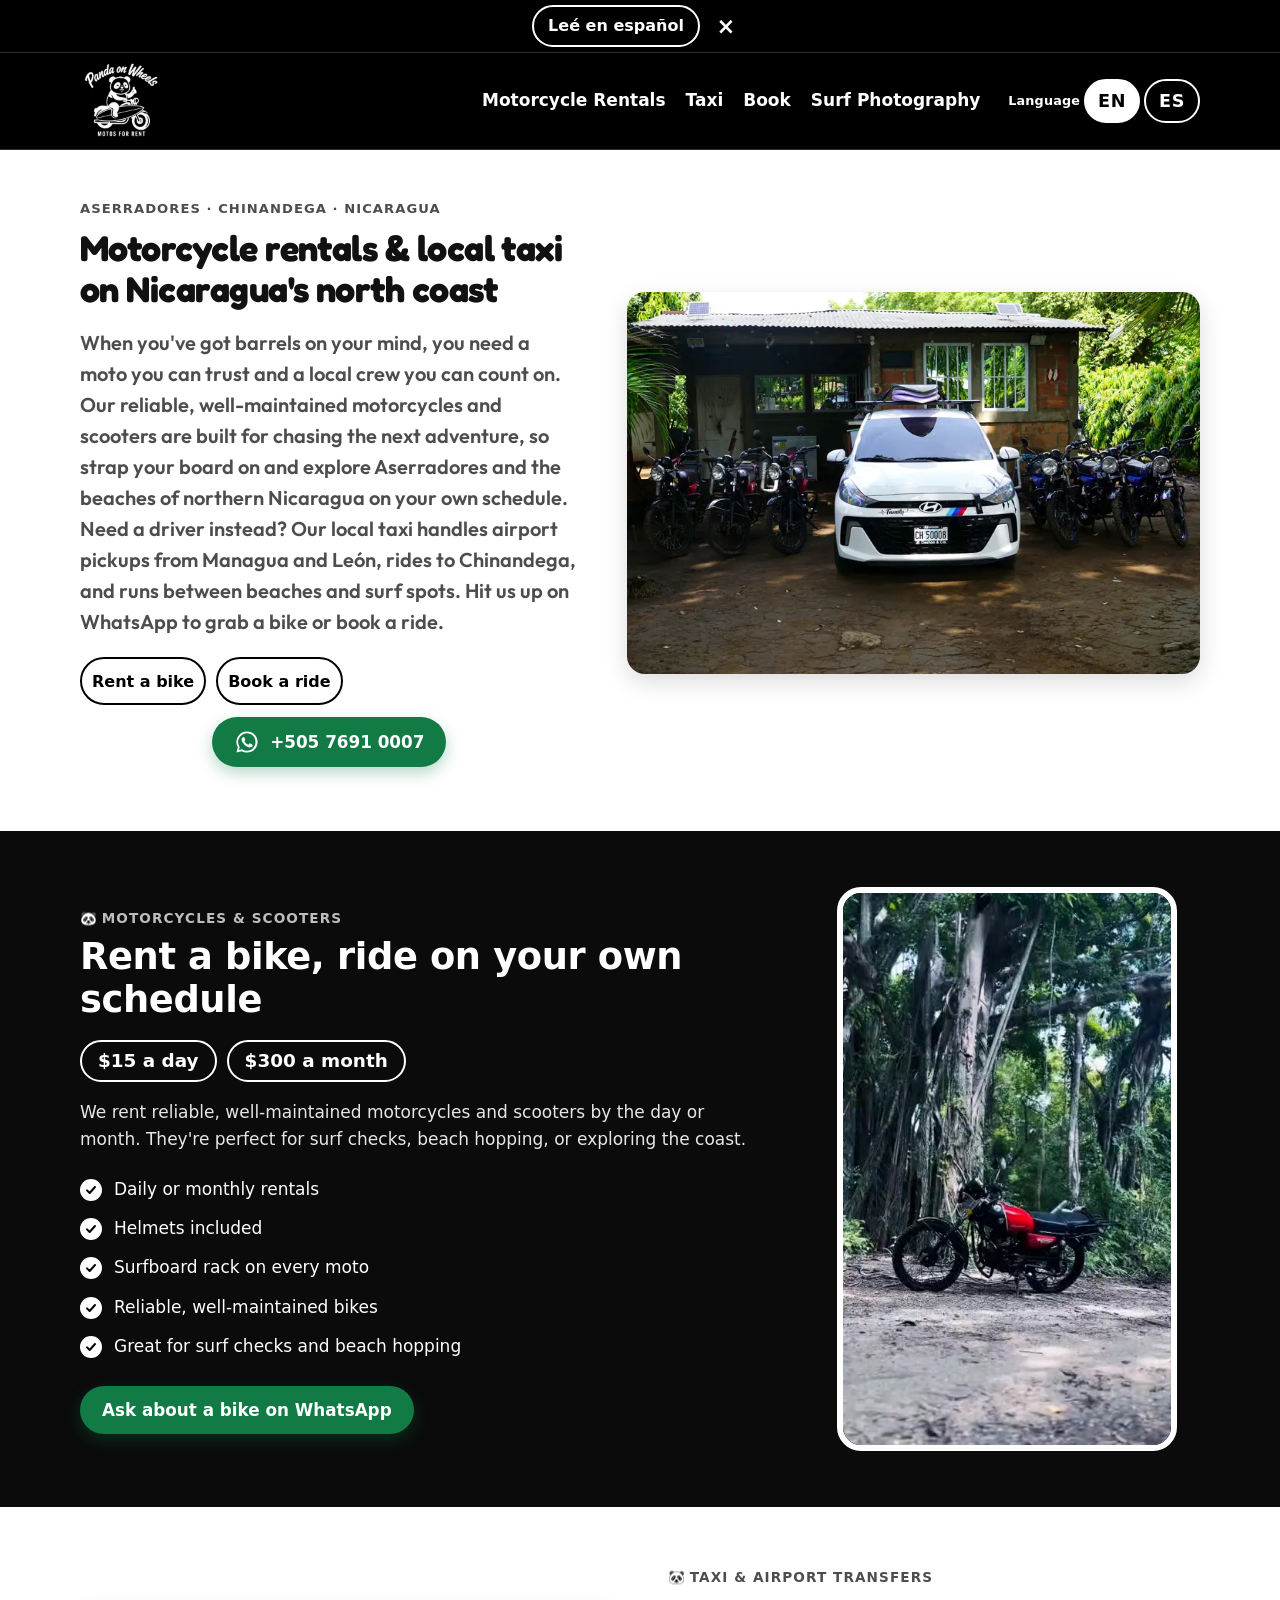
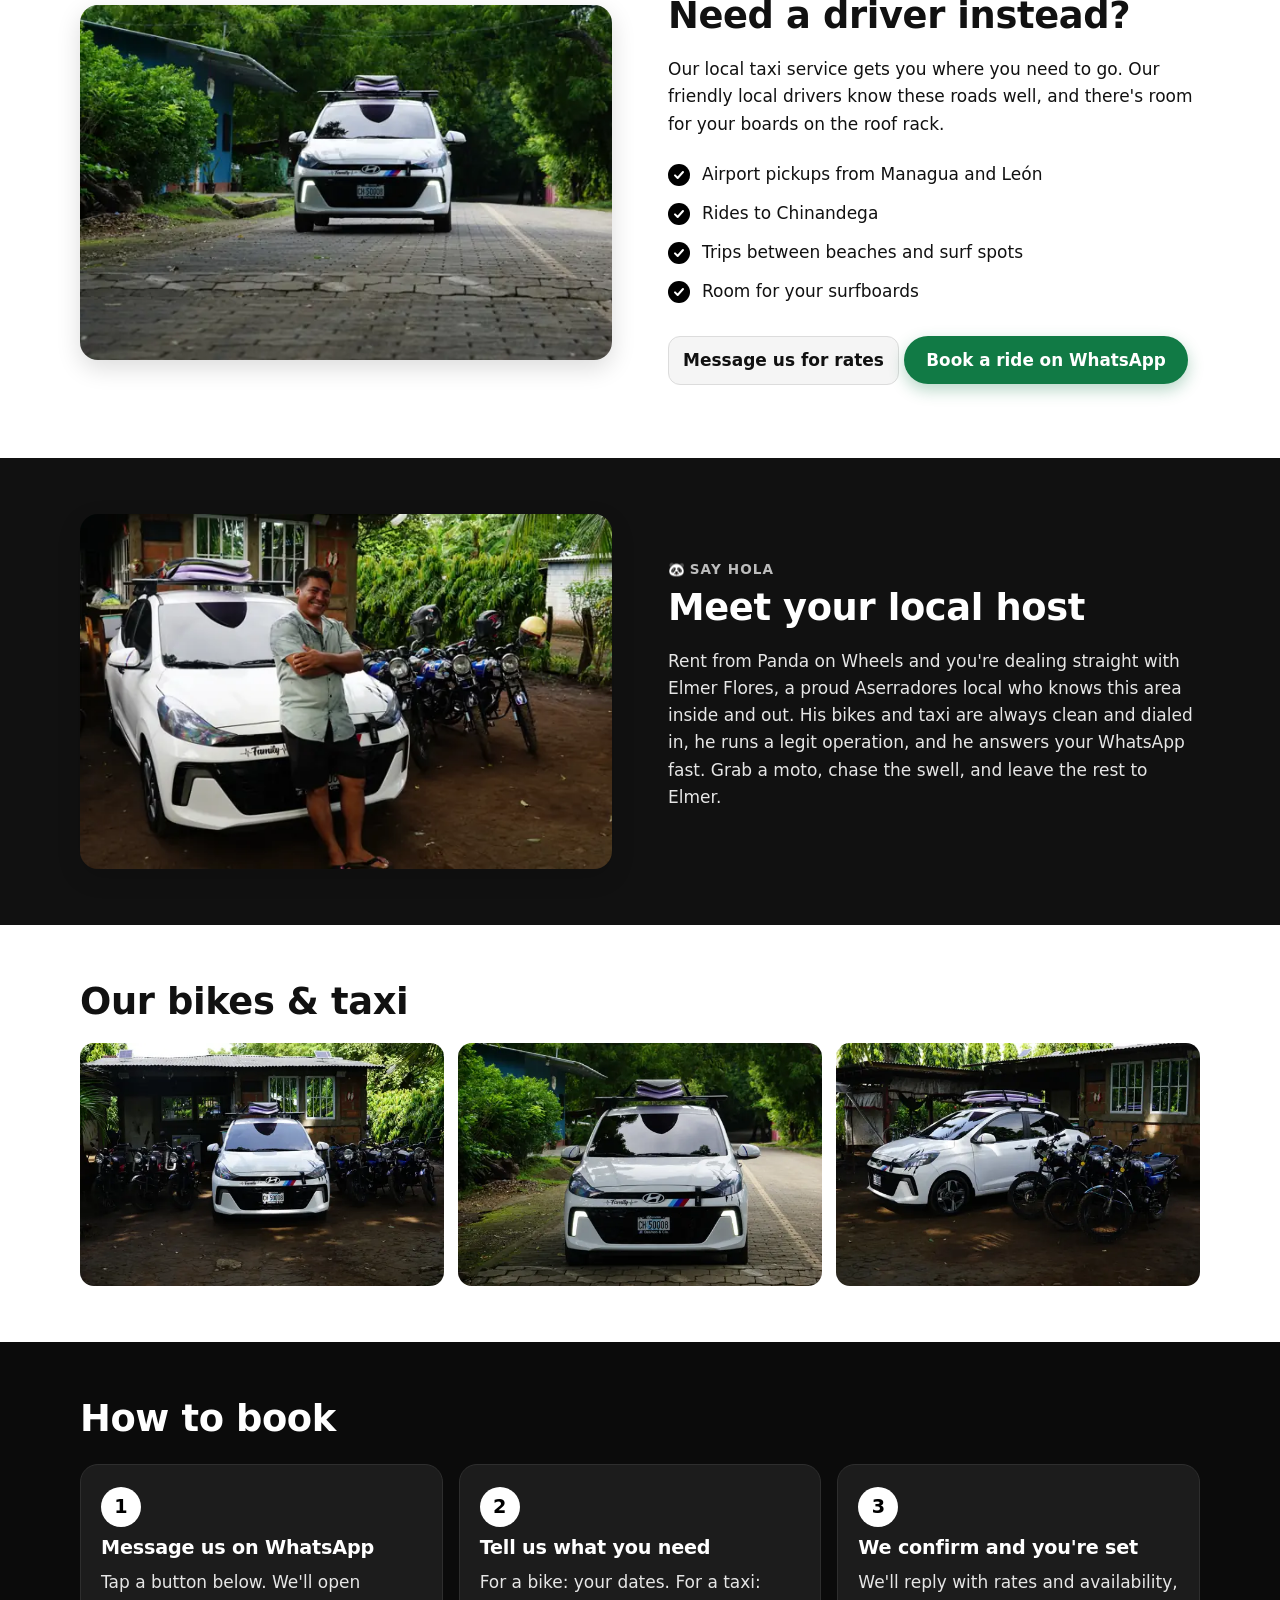
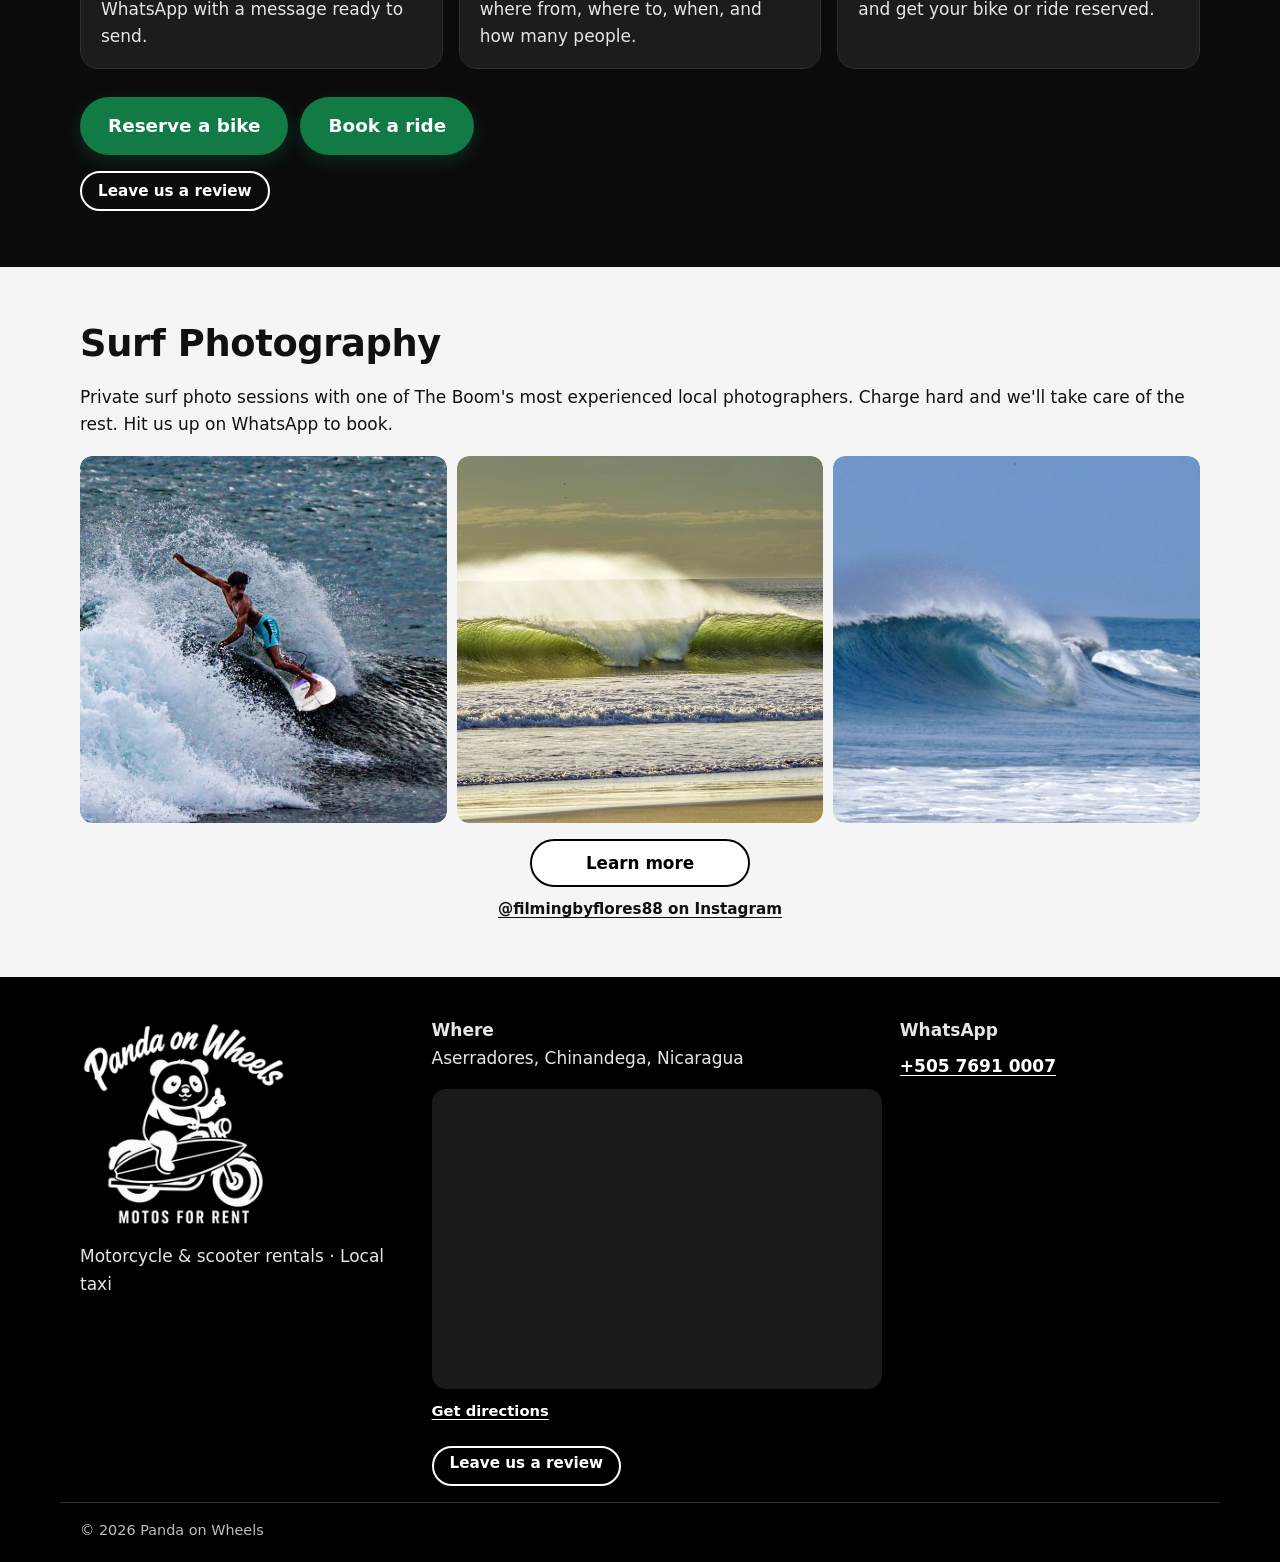
<file: index.html>
<!doctype html>
<html lang="en">
<head>
  <meta charset="utf-8">
  <meta name="viewport" content="width=device-width, initial-scale=1">
  <title>Panda on Wheels | Motorcycle Rentals &amp; Taxi in Aserradores, Nicaragua</title>
  <meta name="description" content="Motorcycle and scooter rentals by the day or month (helmets included) and local taxi service in Aserradores (Asseradores), Chinandega, Nicaragua. Airport pickups from Managua and León. Book on WhatsApp.">
  <!--
    Site URL: https://pandaonwheelsnicaragua.com
    Canonical, og:url, og:image, and JSON-LD url / logo / image use this domain.
    CNAME at the repo root is pandaonwheelsnicaragua.com.
  -->
  <link rel="canonical" href="https://pandaonwheelsnicaragua.com/">
  <link rel="icon" href="favicon-32.png" sizes="32x32" type="image/png">
  <link rel="icon" href="favicon.ico" sizes="any">
  <link rel="apple-touch-icon" href="apple-touch-icon.png" sizes="180x180">
  <meta name="theme-color" content="#000000">
  <!-- Open Graph / social previews -->
  <meta property="og:type" content="website">
  <meta property="og:site_name" content="Panda on Wheels">
  <meta property="og:title" content="Panda on Wheels | Motorcycle Rentals &amp; Taxi in Aserradores, Nicaragua">
  <meta property="og:description" content="Motorcycle and scooter rentals by the day or month, helmets included, plus local taxi and airport pickups. Alquiler de motos y servicio de taxi en Aserradores, Chinandega.">
  <meta property="og:url" content="https://pandaonwheelsnicaragua.com/">
  <meta property="og:image" content="https://pandaonwheelsnicaragua.com/images/og-image.jpg">
  <meta property="og:image:width" content="1200">
  <meta property="og:image:height" content="630">
  <meta property="og:image:alt" content="Panda on Wheels logo: a panda riding a motorcycle with a surfboard, text Motos for Rent">
  <meta property="og:locale" content="en_US">
  <meta property="og:locale:alternate" content="es_NI">
  <meta name="twitter:card" content="summary_large_image">

  <link rel="preconnect" href="https://fonts.googleapis.com">
  <link rel="preconnect" href="https://fonts.gstatic.com" crossorigin>
  <link href="https://fonts.googleapis.com/css2?family=Fredoka:wght@700&amp;family=Outfit:wght@600&amp;display=swap" rel="stylesheet">
  <link rel="preload" as="image" href="images/storefront-1600.webp" imagesrcset="images/storefront-800.webp 800w, images/storefront-1600.webp 1600w" imagesizes="(min-width: 900px) 55vw, 100vw" type="image/webp">
  <link rel="stylesheet" href="styles.css?v=20261019v">

  <!-- LocalBusiness structured data: only confirmed facts.
       If the WhatsApp number changes, update "telephone" here AND in config.js. -->
  <script type="application/ld+json">
  {
    "@context": "https://schema.org",
    "@type": "LocalBusiness",
    "name": "Panda on Wheels",
    "founder": {"@type": "Person", "name": "Elmer Flores"},
    "url": "https://pandaonwheelsnicaragua.com/",
    "logo": "https://pandaonwheelsnicaragua.com/images/logo-square-512.png",
    "image": ["https://pandaonwheelsnicaragua.com/images/storefront-1600.jpg", "https://pandaonwheelsnicaragua.com/images/logo-square-512.png"],
    "description": "Motorcycle and scooter rentals by the day or month, helmets and a surfboard rack included, and local taxi service: airport pickups from Managua and León, rides to Chinandega, and trips between beaches and surf spots.",
    "telephone": "+505 7691 0007",
    "address": {
      "@type": "PostalAddress",
      "addressLocality": "Aserradores",
      "addressRegion": "Chinandega",
      "addressCountry": "NI"
    },
    "areaServed": ["Aserradores", "Aposentillo", "Jiquilillo", "Padre Ramos", "Chinandega", "León", "Managua"],
    "knowsLanguage": ["en", "es"],
    "priceRange": "$15/day, $300/month",
    "makesOffer": [
      {
        "@type": "Offer",
        "name": "Motorcycle rental by the day",
        "priceSpecification": {
          "@type": "UnitPriceSpecification",
          "price": "15",
          "priceCurrency": "USD",
          "unitText": "DAY"
        }
      },
      {
        "@type": "Offer",
        "name": "Motorcycle rental by the month",
        "priceSpecification": {
          "@type": "UnitPriceSpecification",
          "price": "300",
          "priceCurrency": "USD",
          "unitText": "MONTH"
        }
      }
    ]
  }
  </script>
</head>
<body>
  <a class="skip-link" href="#main" data-i18n="skip">Skip to content</a>

  <div class="lang-note" id="lang-note" hidden>
    <div class="wrap lang-note-inner">
      <button type="button" class="lang-note-go" data-i18n="lang.note">Leé en español</button>
      <button type="button" class="lang-note-x" data-i18n-aria="lang.dismiss" aria-label="Dismiss">×</button>
    </div>
  </div>
  <script>
    (function () {
      try {
        if (!localStorage.getItem('pow-lang') && localStorage.getItem('pow-lang-note') !== '1') {
          document.getElementById('lang-note').hidden = false;
        }
      } catch (e) {}
    })();
  </script>

  <header class="site-header">
    <div class="wrap header-inner">
      <a class="brand" href="#top" aria-label="Panda on Wheels – home">
        <img class="brand-logo" src="images/logo-white-480.png" srcset="images/logo-white-240.png 240w, images/logo-white-480.png 480w, images/logo-white.png 720w" sizes="(min-width: 900px) 80px, 64px" width="64" height="64" alt="Panda on Wheels">
      </a>
      <nav class="nav" id="site-nav" aria-label="Main">
        <a href="#rentals" data-i18n="nav.rentals">Motorcycle Rentals</a>
        <a href="#taxi" data-i18n="nav.taxi">Taxi</a>
        <a href="#book" data-i18n="nav.book">Book</a>
        <a href="/surf-photography/" data-i18n="nav.surf">Surf Photography</a>
      </nav>
      <div class="header-end">
        <div class="lang" role="group" aria-label="Language / Idioma">
          <span class="lang-label" data-i18n="lang.label">Language</span>
          <button type="button" data-lang="en" aria-pressed="true" lang="en">EN</button>
          <button type="button" data-lang="es" aria-pressed="false" lang="es">ES</button>
        </div>
        <button type="button" class="menu-toggle" aria-expanded="false" aria-controls="site-nav" aria-label="Menu" data-i18n-aria="nav.menu">
          <svg class="menu-icon menu-icon-bars" viewBox="0 0 28 23" width="28" height="23" aria-hidden="true" focusable="false"><path fill="none" stroke="currentColor" stroke-width="3" stroke-linecap="round" d="M1.5 1.5h25M1.5 11.5h25M1.5 21.5h25"/></svg>
          <svg class="menu-icon menu-icon-x" viewBox="0 0 28 28" width="28" height="28" aria-hidden="true" focusable="false"><path fill="none" stroke="currentColor" stroke-width="3" stroke-linecap="round" d="M4 4l20 20M24 4L4 24"/></svg>
        </button>
      </div>
    </div>
  </header>

  <main id="main">
    <!-- HERO -->
    <section class="hero" id="top">
      <div class="wrap hero-grid">
        <div class="hero-text">
          <p class="eyebrow" data-i18n="hero.eyebrow">Aserradores · Chinandega · Nicaragua</p>
          <h1 data-i18n="hero.title">Motorcycle rentals &amp; local taxi on Nicaragua's north coast</h1>
          <p class="lead" data-i18n="hero.lead">When you've got barrels on your mind, you need a moto you can trust and a local crew you can count on. Our reliable, well-maintained motorcycles and scooters are built for chasing the next adventure, so strap your board on and explore Aserradores and the beaches of northern Nicaragua on your own schedule. Need a driver instead? Our local taxi handles airport pickups from Managua and León, rides to Chinandega, and runs between beaches and surf spots. Hit us up on WhatsApp to grab a bike or book a ride.</p>
          <div class="hero-sub">
            <a class="btn btn-ghost js-wa" data-wa="rental" href="#book" target="_blank" rel="noopener" data-i18n="hero.ctaBike">Rent a bike</a>
            <a class="btn btn-ghost js-wa" data-wa="taxi" href="#book" target="_blank" rel="noopener" data-i18n="hero.ctaTaxi">Book a ride</a>
          </div>
          <a class="btn btn-wa hero-wa js-wa" data-wa="general" href="#book" target="_blank" rel="noopener">
            <svg class="wa-icon" viewBox="0 0 32 32" aria-hidden="true" focusable="false"><path fill="currentColor" d="M16 3a13 13 0 0 0-11.2 19.6L3 29l6.6-1.7A13 13 0 1 0 16 3zm0 23.7c-2 0-4-.5-5.7-1.6l-.4-.2-3.9 1 1-3.8-.3-.4A10.7 10.7 0 1 1 16 26.7zm5.9-8c-.3-.2-1.9-1-2.2-1-.3-.1-.5-.2-.7.1l-1 1.3c-.2.2-.4.2-.7.1-.3-.2-1.4-.5-2.6-1.6-1-.9-1.6-1.9-1.8-2.2-.2-.3 0-.5.1-.7l.5-.6.3-.5c.1-.2 0-.4 0-.6l-1-2.4c-.3-.6-.5-.5-.7-.5h-.6c-.2 0-.6.1-.9.4-.3.3-1.2 1.1-1.2 2.8s1.2 3.2 1.4 3.5c.2.2 2.4 3.6 5.7 5 .8.4 1.4.6 1.9.7.8.3 1.5.2 2.1.1.6-.1 1.9-.8 2.2-1.5.3-.7.3-1.4.2-1.5-.1-.2-.3-.3-.6-.4z"/></svg>
            <span class="js-wa-display">+505 7691 0007</span>
          </a>
        </div>
        <figure class="hero-media">
          <picture>
            <source type="image/webp" srcset="images/storefront-800.webp 800w, images/storefront-1600.webp 1600w" sizes="(min-width: 900px) 55vw, 100vw">
            <img src="images/storefront-1600.jpg" srcset="images/storefront-800.jpg 800w, images/storefront-1600.jpg 1600w" sizes="(min-width: 900px) 55vw, 100vw" width="1600" height="1067"
                 alt="Panda on Wheels shop in Aserradores: motorcycles lined up on both sides of a white car parked in front of the house" data-i18n-alt="img.hero" fetchpriority="high">
          </picture>
        </figure>
      </div>
    </section>

    <!-- RENTALS -->
    <section class="section dark" id="rentals" aria-labelledby="rentals-h">
      <div class="wrap split has-video">
        <div>
          <p class="kicker" data-i18n="rentals.kicker">Motorcycles &amp; scooters</p>
          <h2 id="rentals-h" data-i18n="rentals.title">Rent a bike, ride on your own schedule</h2>
          <div class="prices">
            <p class="price" data-i18n="rentals.price">$15 a day</p>
            <p class="price" data-i18n="rentals.priceMonth">$300 a month</p>
          </div>
          <p data-i18n="rentals.body">We rent reliable, well-maintained motorcycles and scooters by the day or month. They're perfect for surf checks, beach hopping, or exploring the coast.</p>
          <ul class="checks">
            <li data-i18n="rentals.li1">Daily or monthly rentals</li>
            <li data-i18n="rentals.li2">Helmets included</li>
            <li data-i18n="rentals.rack">Surfboard rack on every moto</li>
            <li data-i18n="rentals.li3">Reliable, well-maintained bikes</li>
            <li data-i18n="rentals.li4">Great for surf checks and beach hopping</li>
          </ul>
          <a class="btn btn-wa js-wa" data-wa="rental" href="#book" target="_blank" rel="noopener" data-i18n="rentals.cta">Ask about a bike on WhatsApp</a>
        </div>
        <figure class="video-card">
          <!-- Muted autoplay loop. JS swaps to the poster only when prefers-reduced-motion is set. -->
          <video class="js-motion-video" autoplay muted loop playsinline preload="metadata" poster="video/red-bike-poster.jpg" width="432" height="716"
                 aria-label="Short clip: a red rental motorcycle parked in front of a big tree in the jungle" data-i18n-aria="img.video">
            <source src="video/red-bike-loop.mp4" type="video/mp4">
          </video>
          <img class="video-poster" src="video/red-bike-poster.jpg" width="432" height="716" loading="lazy"
               alt="A red rental motorcycle parked in front of a big tree in the jungle" data-i18n-alt="img.video">
        </figure>
      </div>
    </section>

    <!-- TAXI -->
    <section class="section" id="taxi" aria-labelledby="taxi-h">
      <div class="wrap split reverse">
        <div>
          <p class="kicker" data-i18n="taxi.kicker">Taxi &amp; airport transfers</p>
          <h2 id="taxi-h" data-i18n="taxi.title">Need a driver instead?</h2>
          <p data-i18n="taxi.body">Our local taxi service gets you where you need to go. Our friendly local drivers know these roads well, and there's room for your boards on the roof rack.</p>
          <ul class="checks">
            <li data-i18n="taxi.li1">Airport pickups from Managua and León</li>
            <li data-i18n="taxi.li2">Rides to Chinandega</li>
            <li data-i18n="taxi.li3">Trips between beaches and surf spots</li>
            <li data-i18n="taxi.li4">Room for your surfboards</li>
          </ul>
          <p class="rates" data-i18n="rates">Message us for rates</p>
          <a class="btn btn-wa js-wa" data-wa="taxi" href="#book" target="_blank" rel="noopener" data-i18n="taxi.cta">Book a ride on WhatsApp</a>
        </div>
        <figure class="photo">
          <picture>
            <source type="image/webp" srcset="images/taxi-on-road-wide-600.webp 600w, images/taxi-on-road-wide-1200.webp 1200w" sizes="(min-width: 900px) 45vw, 100vw">
            <img src="images/taxi-on-road-wide-1200.jpg" srcset="images/taxi-on-road-wide-600.jpg 600w, images/taxi-on-road-wide-1200.jpg 1200w" sizes="(min-width: 900px) 45vw, 100vw" width="1200" height="800" loading="lazy"
                 alt="White Panda on Wheels taxi with surfboards on the roof rack, on a cobblestone road under trees" data-i18n-alt="img.taxi">
          </picture>
        </figure>
      </div>
    </section>

    <!-- LOCAL HOST -->
    <section class="section dark dark-2" id="host" aria-labelledby="host-h">
      <div class="wrap split">
        <figure class="photo">
          <picture>
            <source type="image/webp" srcset="images/owner-with-taxi-and-bikes-600.webp 600w, images/owner-with-taxi-and-bikes-1200.webp 1200w" sizes="(min-width: 900px) 45vw, 100vw">
            <img src="images/owner-with-taxi-and-bikes-1200.jpg" srcset="images/owner-with-taxi-and-bikes-600.jpg 600w, images/owner-with-taxi-and-bikes-1200.jpg 1200w" sizes="(min-width: 900px) 45vw, 100vw" width="1200" height="800" loading="lazy"
                 alt="Elmer Flores, owner of Panda on Wheels, with the taxi and rental motorcycles" data-i18n-alt="img.host">
          </picture>
        </figure>
        <div>
          <p class="kicker" data-i18n="host.kicker">Say hola</p>
          <h2 id="host-h" data-i18n="host.title">Meet your local host</h2>
          <p data-i18n="host.body">Rent from Panda on Wheels and you're dealing straight with Elmer Flores, a proud Aserradores local who knows this area inside and out. His bikes and taxi are always clean and dialed in, he runs a legit operation, and he answers your WhatsApp fast. Grab a moto, chase the swell, and leave the rest to Elmer.</p>
        </div>
      </div>
    </section>

    <!-- GALLERY -->
    <section class="section" id="gallery" aria-labelledby="gallery-h">
      <div class="wrap">
        <h2 id="gallery-h" data-i18n="gallery.title">Our bikes &amp; taxi</h2>
        <div class="gallery">
          <figure>
            <picture>
              <source type="image/webp" srcset="images/storefront-taxi-bikes-600.webp 600w, images/storefront-taxi-bikes-1200.webp 1200w" sizes="(min-width: 700px) 33vw, 100vw">
              <img src="images/storefront-taxi-bikes-1200.jpg" srcset="images/storefront-taxi-bikes-600.jpg 600w, images/storefront-taxi-bikes-1200.jpg 1200w" sizes="(min-width: 700px) 33vw, 100vw" width="1200" height="800" loading="lazy"
                   alt="The Panda on Wheels house with the taxi in the middle and motorcycles on both sides" data-i18n-alt="img.g1">
            </picture>
          </figure>
          <figure>
            <picture>
              <source type="image/webp" srcset="images/taxi-front-closeup-600.webp 600w, images/taxi-front-closeup-1200.webp 1200w" sizes="(min-width: 700px) 33vw, 100vw">
              <img src="images/taxi-front-closeup-1200.jpg" srcset="images/taxi-front-closeup-600.jpg 600w, images/taxi-front-closeup-1200.jpg 1200w" sizes="(min-width: 700px) 33vw, 100vw" width="1200" height="800" loading="lazy"
                   alt="Front view of the white taxi with surfboards strapped to the roof rack" data-i18n-alt="img.g2">
            </picture>
          </figure>
          <figure>
            <picture>
              <source type="image/webp" srcset="images/taxi-side-with-bikes-600.webp 600w, images/taxi-side-with-bikes-1200.webp 1200w" sizes="(min-width: 700px) 33vw, 100vw">
              <img src="images/taxi-side-with-bikes-1200.jpg" srcset="images/taxi-side-with-bikes-600.jpg 600w, images/taxi-side-with-bikes-1200.jpg 1200w" sizes="(min-width: 700px) 33vw, 100vw" width="1200" height="800" loading="lazy"
                   alt="Three blue rental motorcycles parked next to the white Panda on Wheels taxi" data-i18n-alt="img.g3">
            </picture>
          </figure>
        </div>
      </div>
    </section>

    <!-- HOW TO BOOK -->
    <section class="section book dark" id="book" aria-labelledby="book-h">
      <div class="wrap">
        <h2 id="book-h" data-i18n="book.title">How to book</h2>
        <ol class="steps">
          <li><span class="step-num" aria-hidden="true">1</span><h3 data-i18n="book.s1t">Message us on WhatsApp</h3><p data-i18n="book.s1">Tap a button below. We'll open WhatsApp with a message ready to send.</p></li>
          <li><span class="step-num" aria-hidden="true">2</span><h3 data-i18n="book.s2t">Tell us what you need</h3><p data-i18n="book.s2">For a bike: your dates. For a taxi: where from, where to, when, and how many people.</p></li>
          <li><span class="step-num" aria-hidden="true">3</span><h3 data-i18n="book.s3t">We confirm and you're set</h3><p data-i18n="book.s3">We'll reply with rates and availability, and get your bike or ride reserved.</p></li>
        </ol>
        <div class="book-ctas">
          <a class="btn btn-wa btn-xl js-wa" data-wa="rental" href="#book" target="_blank" rel="noopener" data-i18n="book.ctaBike">Reserve a bike</a>
          <a class="btn btn-wa btn-xl js-wa" data-wa="taxi" href="#book" target="_blank" rel="noopener" data-i18n="book.ctaTaxi">Book a ride</a>
        </div>
        <p class="review-row"><a class="review-link" href="https://g.page/r/CTjEyNGqPs2sEBM/review" target="_blank" rel="noopener" data-i18n="review.cta">Leave us a review</a></p>
      </div>
    </section>

    <!-- SURF PHOTOGRAPHY -->
    <section class="section light-2" id="surf-photography" aria-labelledby="surf-h">
      <div class="wrap">
        <h2 id="surf-h" data-i18n="surf.title">Surf Photography</h2>
        <p data-i18n="surf.body">Private surf photo sessions with one of The Boom's most experienced local photographers. Charge hard and we'll take care of the rest. Hit us up on WhatsApp to book.</p>
        <div class="surf-teaser">
          <a href="/surf-photography/"><img src="images/surf/surf-12-720.jpg?v=20261019d" srcset="images/surf/surf-12-720.jpg?v=20261019d 720w, images/surf/surf-12.jpg?v=20261019d 1440w" sizes="(min-width: 800px) 33vw, 80vw" width="720" height="720" loading="lazy" alt="Surfer crouched inside a barrel near Aserradores" data-i18n-alt="surf.p12"></a>
          <a href="/surf-photography/"><img src="images/surf/surf-02-720.jpg?v=20261019d" srcset="images/surf/surf-02-720.jpg?v=20261019d 720w, images/surf/surf-02.jpg?v=20261019d 1440w" sizes="(min-width: 800px) 33vw, 80vw" width="720" height="720" loading="lazy" alt="Surfer riding down the face of a wave near Aserradores" data-i18n-alt="surf.p02"></a>
          <a href="/surf-photography/"><img src="images/surf/surf-08-720.jpg?v=20261019d" srcset="images/surf/surf-08-720.jpg?v=20261019d 720w, images/surf/surf-08.jpg?v=20261019d 1440w" sizes="(min-width: 800px) 33vw, 80vw" width="720" height="720" loading="lazy" alt="Surfer high on the face of a wave near Aserradores" data-i18n-alt="surf.p08"></a>
        </div>
        <div class="surf-more">
          <a class="btn btn-ghost" href="/surf-photography/" data-i18n="surf.more">Learn more</a>
          <a class="surf-ig-link" href="https://www.instagram.com/filmingbyflores88/" target="_blank" rel="noopener" data-i18n="surf.igLink">@filmingbyflores88 on Instagram</a>
        </div>
      </div>
    </section>
  </main>

  <footer class="site-footer">
    <div class="wrap footer-inner">
      <div>
        <picture>
          <source type="image/webp" srcset="images/logo-white-240.webp 1x, images/logo-white-480.webp 2x">
          <img class="footer-logo" src="images/logo-white-480.png" width="200" height="200" loading="lazy"
               alt="Panda on Wheels logo: a panda riding a motorcycle with a surfboard. Motos for rent" data-i18n-alt="img.logo">
        </picture>
        <p data-i18n="footer.tagline">Motorcycle &amp; scooter rentals · Local taxi</p>
      </div>
      <div>
        <p><strong data-i18n="footer.where">Where</strong><br>Aserradores, Chinandega, Nicaragua</p>
        <div class="footer-map">
          <iframe src="https://www.google.com/maps?q=Panda+on+Wheels,+Kilometro+169,+Entrada+Serro+El+Gallo,+Chinandega+26200,+Nicaragua&amp;output=embed" title="Panda on Wheels on Google Maps" loading="lazy" referrerpolicy="no-referrer-when-downgrade"></iframe>
        </div>
        <p class="map-directions"><a href="https://www.google.com/maps/search/?api=1&amp;query=Panda+on+Wheels+Aserradores+Chinandega+Nicaragua" target="_blank" rel="noopener" data-i18n="footer.map">Get directions</a></p>
        <p class="review-row"><a class="review-link" href="https://g.page/r/CTjEyNGqPs2sEBM/review" target="_blank" rel="noopener" data-i18n="review.cta">Leave us a review</a></p>
      </div>
      <div>
        <p><strong>WhatsApp</strong><br><a class="js-wa js-wa-display" data-wa="general" href="#book" target="_blank" rel="noopener"></a></p>
      </div>
    </div>
    <p class="wrap copyright">© <span id="year">2026</span> Panda on Wheels</p>
  </footer>

  <script src="config.js?v=20261019c"></script>
  <script src="main.js?v=20261019t"></script>
</body>
</html>
</file>
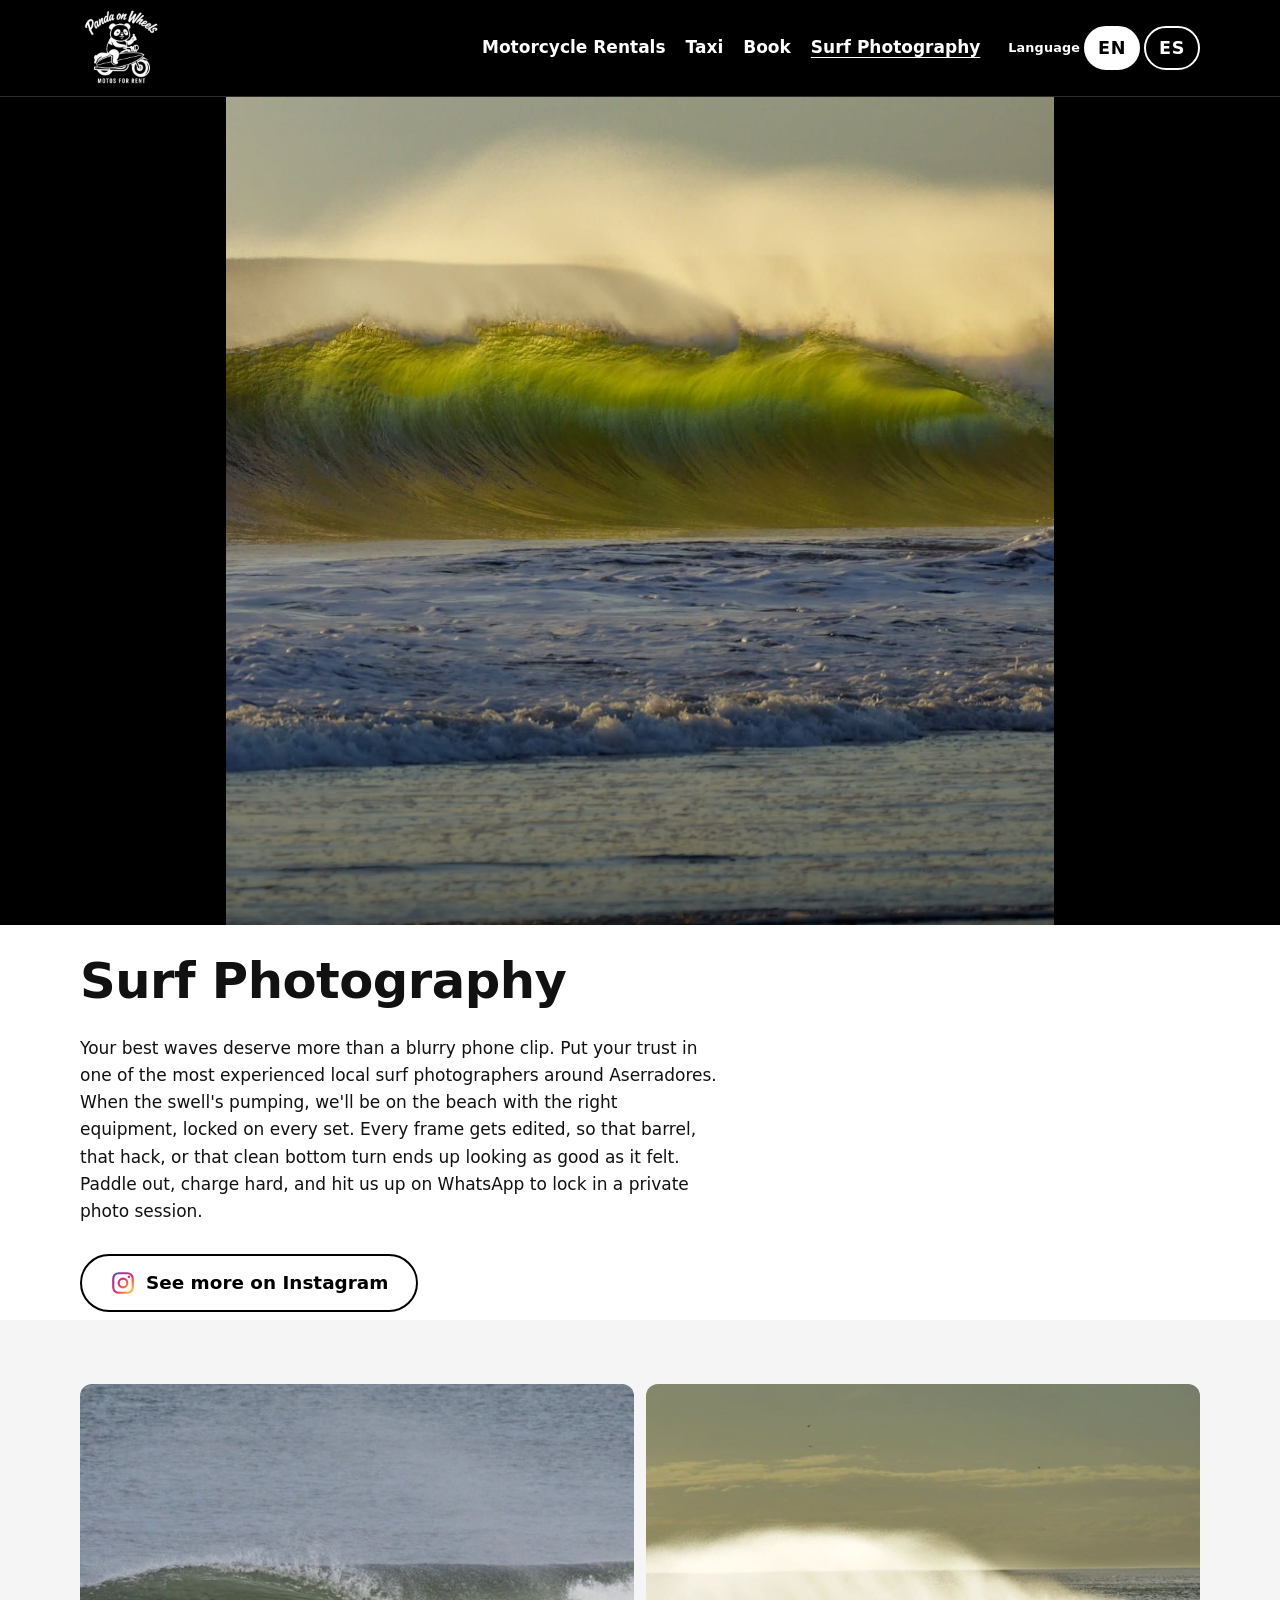
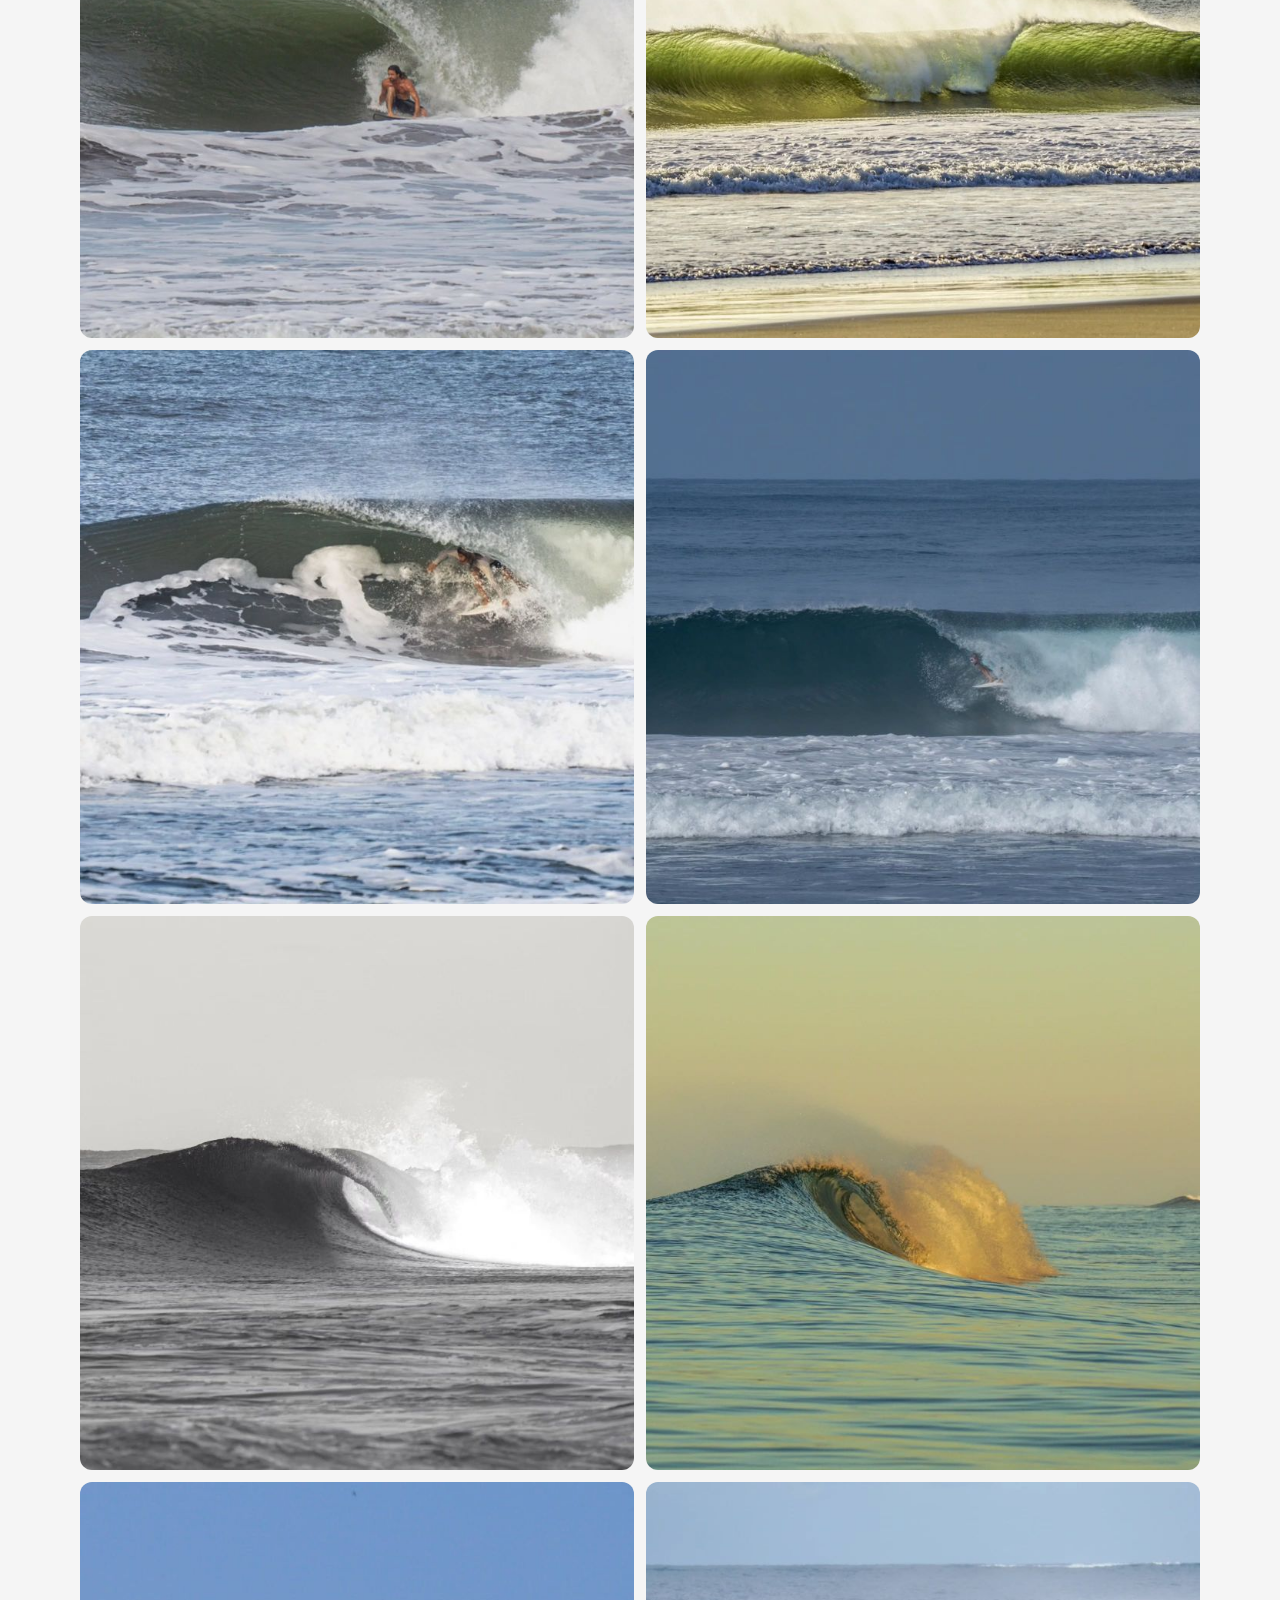
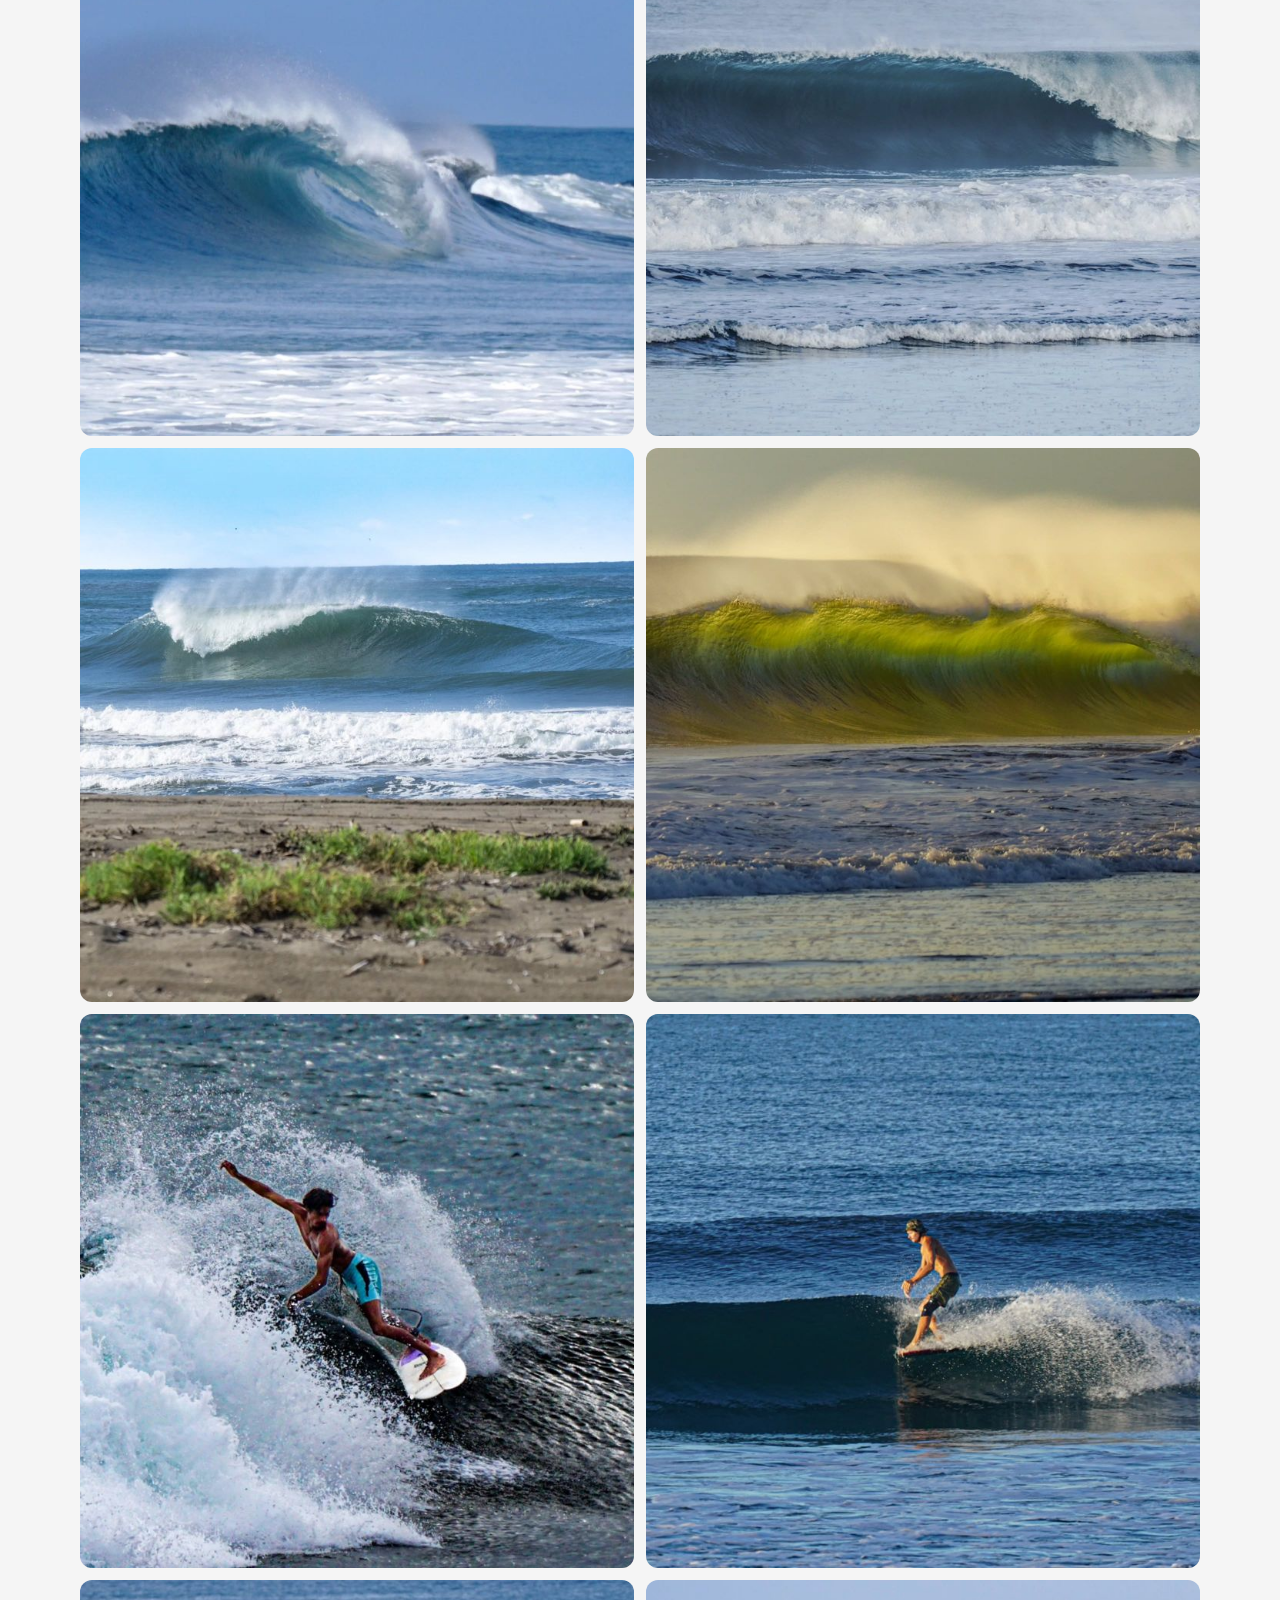
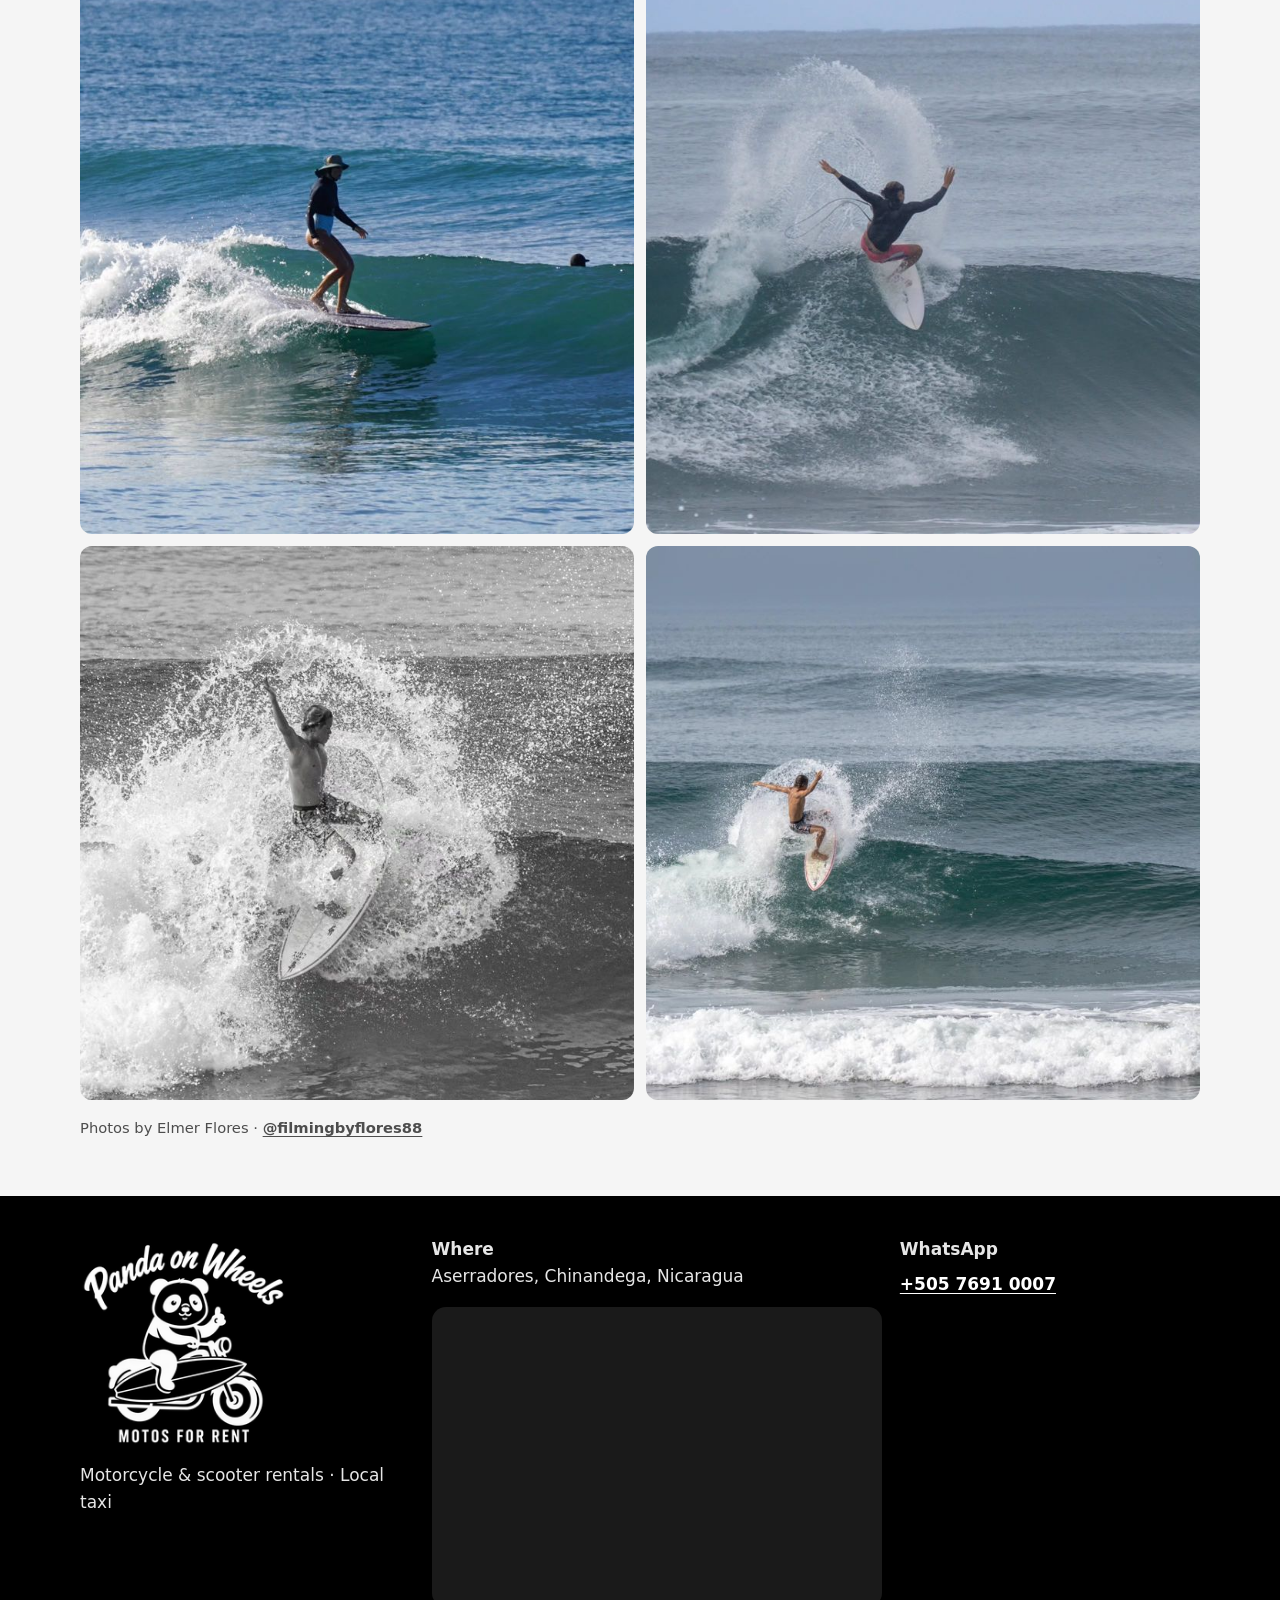
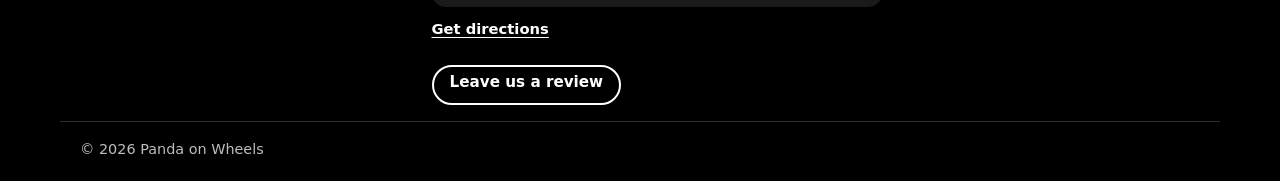
<file: surf-photography/index.html>
<!doctype html>
<html lang="en" data-page="surf">
<head>
  <meta charset="utf-8">
  <meta name="viewport" content="width=device-width, initial-scale=1">
  <title>Surf Photography | Panda on Wheels</title>
  <meta name="description" content="Local surf photography around Aserradores. Message us on WhatsApp to lock in a private photo session.">
  <link rel="canonical" href="https://pandaonwheelsnicaragua.com/surf-photography/">
  <link rel="icon" href="../favicon-32.png" sizes="32x32" type="image/png">
  <link rel="icon" href="../favicon.ico" sizes="any">
  <link rel="apple-touch-icon" href="../apple-touch-icon.png" sizes="180x180">
  <meta name="theme-color" content="#000000">
  <meta property="og:type" content="website">
  <meta property="og:site_name" content="Panda on Wheels">
  <meta property="og:title" content="Surf Photography | Panda on Wheels">
  <meta property="og:description" content="Local surf photography around Aserradores. Message us on WhatsApp to lock in a private photo session.">
  <meta property="og:url" content="https://pandaonwheelsnicaragua.com/surf-photography/">
  <meta property="og:image" content="https://pandaonwheelsnicaragua.com/images/surf/surf-11.jpg?v=20261019i">
  <meta property="og:image:width" content="1440">
  <meta property="og:image:height" content="1440">
  <meta property="og:image:alt" content="Golden-hour glassy green wave near Aserradores">
  <meta property="og:locale" content="en_US">
  <meta property="og:locale:alternate" content="es_NI">
  <meta name="twitter:card" content="summary_large_image">
  <link rel="stylesheet" href="../styles.css?v=20261019v">
</head>
<body>
  <a class="skip-link" href="#main" data-i18n="skip">Skip to content</a>

  <div class="lang-note" id="lang-note" hidden>
    <div class="wrap lang-note-inner">
      <button type="button" class="lang-note-go" data-i18n="lang.note">Leé en español</button>
      <button type="button" class="lang-note-x" data-i18n-aria="lang.dismiss" aria-label="Dismiss">×</button>
    </div>
  </div>
  <script>
    (function () {
      try {
        if (!localStorage.getItem('pow-lang') && localStorage.getItem('pow-lang-note') !== '1') {
          document.getElementById('lang-note').hidden = false;
        }
      } catch (e) {}
    })();
  </script>

  <header class="site-header">
    <div class="wrap header-inner">
      <a class="brand" href="/#top" aria-label="Panda on Wheels – home">
        <img class="brand-logo" src="../images/logo-white-480.png" srcset="../images/logo-white-240.png 240w, ../images/logo-white-480.png 480w, ../images/logo-white.png 720w" sizes="(min-width: 900px) 80px, 64px" width="64" height="64" alt="Panda on Wheels">
      </a>
      <nav class="nav" id="site-nav" aria-label="Main">
        <a href="/#rentals" data-i18n="nav.rentals">Motorcycle Rentals</a>
        <a href="/#taxi" data-i18n="nav.taxi">Taxi</a>
        <a href="/#book" data-i18n="nav.book">Book</a>
        <a href="/surf-photography/" data-i18n="nav.surf" aria-current="page">Surf Photography</a>
      </nav>
      <div class="header-end">
        <div class="lang" role="group" aria-label="Language / Idioma">
          <span class="lang-label" data-i18n="lang.label">Language</span>
          <button type="button" data-lang="en" aria-pressed="true" lang="en">EN</button>
          <button type="button" data-lang="es" aria-pressed="false" lang="es">ES</button>
        </div>
        <button type="button" class="menu-toggle" aria-expanded="false" aria-controls="site-nav" aria-label="Menu" data-i18n-aria="nav.menu">
          <svg class="menu-icon menu-icon-bars" viewBox="0 0 28 23" width="28" height="23" aria-hidden="true" focusable="false"><path fill="none" stroke="currentColor" stroke-width="3" stroke-linecap="round" d="M1.5 1.5h25M1.5 11.5h25M1.5 21.5h25"/></svg>
          <svg class="menu-icon menu-icon-x" viewBox="0 0 28 28" width="28" height="28" aria-hidden="true" focusable="false"><path fill="none" stroke="currentColor" stroke-width="3" stroke-linecap="round" d="M4 4l20 20M24 4L4 24"/></svg>
        </button>
      </div>
    </div>
  </header>

  <main id="main">
    <section class="surf-hero" id="surf-photography" aria-labelledby="surf-h">
      <div class="surf-hero-media">
        <img src="../images/surf/surf-11.jpg?v=20261019i" srcset="../images/surf/surf-11-720.jpg?v=20261019i 720w, ../images/surf/surf-11.jpg?v=20261019i 1440w" sizes="(max-width: 799px) 360px, 100vw" width="1440" height="1440" alt="Golden-hour glassy green wave near Aserradores" data-i18n-alt="surf.hero" fetchpriority="high">
      </div>
      <div class="surf-hero-shade" aria-hidden="true"></div>
    </section>
    <section class="section surf-intro">
      <div class="wrap">
        <h1 id="surf-h" data-i18n="surf.title">Surf Photography</h1>
        <p data-i18n="surf.lead">Your best waves deserve more than a blurry phone clip. Put your trust in one of the most experienced local surf photographers around Aserradores. When the swell's pumping, we'll be on the beach with the right equipment, locked on every set. Every frame gets edited, so that barrel, that hack, or that clean bottom turn ends up looking as good as it felt. Paddle out, charge hard, and hit us up on WhatsApp to lock in a private photo session.</p>
        <a class="btn btn-ghost btn-xl surf-ig" href="https://www.instagram.com/filmingbyflores88/" target="_blank" rel="noopener">
          <svg class="ig-icon" viewBox="0 0 24 24" aria-hidden="true" focusable="false">
            <defs>
              <radialGradient id="ig-brand" cx="22" cy="22" r="26" gradientUnits="userSpaceOnUse">
                <stop offset="0%" stop-color="#FCAF45"/>
                <stop offset="20%" stop-color="#FCAF45"/>
                <stop offset="40%" stop-color="#F77737"/>
                <stop offset="62%" stop-color="#E1306C"/>
                <stop offset="100%" stop-color="#833AB4"/>
              </radialGradient>
            </defs>
            <rect x="3" y="3" width="18" height="18" rx="5" fill="none" stroke="url(#ig-brand)" stroke-width="2"/>
            <circle cx="12" cy="12" r="4" fill="none" stroke="url(#ig-brand)" stroke-width="2"/>
            <circle cx="17.5" cy="6.5" r="1.2" fill="url(#ig-brand)"/>
          </svg>
          <span data-i18n="surf.ig">See more on Instagram</span>
        </a>
      </div>
    </section>
    <section class="section light-2" aria-label="Surf photos">
      <div class="wrap">
        <div class="surf-grid">
          <button type="button" class="surf-shot" data-full="../images/surf/surf-01.jpg?v=20261019d"><img src="../images/surf/surf-01-720.jpg?v=20261019d" srcset="../images/surf/surf-01-720.jpg?v=20261019d 720w, ../images/surf/surf-01.jpg?v=20261019d 1440w" sizes="(min-width: 800px) 540px, calc(100vw - 40px)" width="720" height="720" loading="lazy" alt="Surfer getting barreled in a green wave at a beach near Aserradores" data-i18n-alt="surf.p01"></button>
          <button type="button" class="surf-shot" data-full="../images/surf/surf-02.jpg?v=20261019d"><img src="../images/surf/surf-02-720.jpg?v=20261019d" srcset="../images/surf/surf-02-720.jpg?v=20261019d 720w, ../images/surf/surf-02.jpg?v=20261019d 1440w" sizes="(min-width: 800px) 540px, calc(100vw - 40px)" width="720" height="720" loading="lazy" alt="Surfer riding down the face of a wave near Aserradores" data-i18n-alt="surf.p02"></button>
          <button type="button" class="surf-shot" data-full="../images/surf/surf-03.jpg?v=20261019d"><img src="../images/surf/surf-03-720.jpg?v=20261019d" srcset="../images/surf/surf-03-720.jpg?v=20261019d 720w, ../images/surf/surf-03.jpg?v=20261019d 1440w" sizes="(min-width: 800px) 540px, calc(100vw - 40px)" width="720" height="720" loading="lazy" alt="Surfer dropping into a steep wave near Aserradores" data-i18n-alt="surf.p03"></button>
          <button type="button" class="surf-shot" data-full="../images/surf/surf-04.jpg?v=20261019d"><img src="../images/surf/surf-04-720.jpg?v=20261019d" srcset="../images/surf/surf-04-720.jpg?v=20261019d 720w, ../images/surf/surf-04.jpg?v=20261019d 1440w" sizes="(min-width: 800px) 540px, calc(100vw - 40px)" width="720" height="720" loading="lazy" alt="Empty barrel wave in northern Nicaragua" data-i18n-alt="surf.p04"></button>
          <button type="button" class="surf-shot" data-full="../images/surf/surf-06.jpg?v=20261019d"><img src="../images/surf/surf-06-720.jpg?v=20261019d" srcset="../images/surf/surf-06-720.jpg?v=20261019d 720w, ../images/surf/surf-06.jpg?v=20261019d 1440w" sizes="(min-width: 800px) 540px, calc(100vw - 40px)" width="720" height="720" loading="lazy" alt="Hollow barrel peeling along a beach in northern Nicaragua" data-i18n-alt="surf.p06"></button>
          <button type="button" class="surf-shot" data-full="../images/surf/surf-07.jpg?v=20261019d"><img src="../images/surf/surf-07-720.jpg?v=20261019d" srcset="../images/surf/surf-07-720.jpg?v=20261019d 720w, ../images/surf/surf-07.jpg?v=20261019d 1440w" sizes="(min-width: 800px) 540px, calc(100vw - 40px)" width="720" height="720" loading="lazy" alt="Surfer riding inside a barrel in northern Nicaragua" data-i18n-alt="surf.p07"></button>
          <button type="button" class="surf-shot" data-full="../images/surf/surf-08.jpg?v=20261019d"><img src="../images/surf/surf-08-720.jpg?v=20261019d" srcset="../images/surf/surf-08-720.jpg?v=20261019d 720w, ../images/surf/surf-08.jpg?v=20261019d 1440w" sizes="(min-width: 800px) 540px, calc(100vw - 40px)" width="720" height="720" loading="lazy" alt="Surfer high on the face of a wave near Aserradores" data-i18n-alt="surf.p08"></button>
          <button type="button" class="surf-shot" data-full="../images/surf/surf-09.jpg?v=20261019d"><img src="../images/surf/surf-09-720.jpg?v=20261019d" srcset="../images/surf/surf-09-720.jpg?v=20261019d 720w, ../images/surf/surf-09.jpg?v=20261019d 1440w" sizes="(min-width: 800px) 540px, calc(100vw - 40px)" width="720" height="720" loading="lazy" alt="Surfer riding along a breaking wave near Aserradores" data-i18n-alt="surf.p09"></button>
          <button type="button" class="surf-shot" data-full="../images/surf/surf-10.jpg?v=20261019d"><img src="../images/surf/surf-10-720.jpg?v=20261019d" srcset="../images/surf/surf-10-720.jpg?v=20261019d 720w, ../images/surf/surf-10.jpg?v=20261019d 1440w" sizes="(min-width: 800px) 540px, calc(100vw - 40px)" width="720" height="720" loading="lazy" alt="Surfer pulling into a barrel near Aserradores" data-i18n-alt="surf.p10"></button>
          <button type="button" class="surf-shot" data-full="../images/surf/surf-11.jpg?v=20261019d"><img src="../images/surf/surf-11-720.jpg?v=20261019d" srcset="../images/surf/surf-11-720.jpg?v=20261019d 720w, ../images/surf/surf-11.jpg?v=20261019d 1440w" sizes="(min-width: 800px) 540px, calc(100vw - 40px)" width="720" height="720" loading="lazy" alt="Surfer racing along a breaking wave near Aserradores" data-i18n-alt="surf.p11"></button>
          <button type="button" class="surf-shot" data-full="../images/surf/surf-12.jpg?v=20261019d"><img src="../images/surf/surf-12-720.jpg?v=20261019d" srcset="../images/surf/surf-12-720.jpg?v=20261019d 720w, ../images/surf/surf-12.jpg?v=20261019d 1440w" sizes="(min-width: 800px) 540px, calc(100vw - 40px)" width="720" height="720" loading="lazy" alt="Surfer crouched inside a barrel near Aserradores" data-i18n-alt="surf.p12"></button>
          <button type="button" class="surf-shot" data-full="../images/surf/surf-13.jpg?v=20261019d"><img src="../images/surf/surf-13-720.jpg?v=20261019d" srcset="../images/surf/surf-13-720.jpg?v=20261019d 720w, ../images/surf/surf-13.jpg?v=20261019d 1440w" sizes="(min-width: 800px) 540px, calc(100vw - 40px)" width="720" height="720" loading="lazy" alt="Surfer deep inside a barrel near Aserradores" data-i18n-alt="surf.p13"></button>
          <button type="button" class="surf-shot" data-full="../images/surf/surf-14.jpg?v=20261019d"><img src="../images/surf/surf-14-720.jpg?v=20261019d" srcset="../images/surf/surf-14-720.jpg?v=20261019d 720w, ../images/surf/surf-14.jpg?v=20261019d 1440w" sizes="(min-width: 800px) 540px, calc(100vw - 40px)" width="720" height="720" loading="lazy" alt="Surfer tucked in a barrel with a hand in the water near Aserradores" data-i18n-alt="surf.p14"></button>
          <button type="button" class="surf-shot" data-full="../images/surf/surf-15.jpg?v=20261019d"><img src="../images/surf/surf-15-720.jpg?v=20261019d" srcset="../images/surf/surf-15-720.jpg?v=20261019d 720w, ../images/surf/surf-15.jpg?v=20261019d 1440w" sizes="(min-width: 800px) 540px, calc(100vw - 40px)" width="720" height="720" loading="lazy" alt="Surfer coming out of a barrel near Aserradores" data-i18n-alt="surf.p15"></button>
          <button type="button" class="surf-shot" data-full="../images/surf/surf-16.jpg?v=20261019d"><img src="../images/surf/surf-16-720.jpg?v=20261019d" srcset="../images/surf/surf-16-720.jpg?v=20261019d 720w, ../images/surf/surf-16.jpg?v=20261019d 1440w" sizes="(min-width: 800px) 540px, calc(100vw - 40px)" width="720" height="720" loading="lazy" alt="Surfer pulling into a dark barrel near Aserradores" data-i18n-alt="surf.p16"></button>
          <button type="button" class="surf-shot" data-full="../images/surf/surf-17.jpg?v=20261019d"><img src="../images/surf/surf-17-720.jpg?v=20261019d" srcset="../images/surf/surf-17-720.jpg?v=20261019d 720w, ../images/surf/surf-17.jpg?v=20261019d 1440w" sizes="(min-width: 800px) 540px, calc(100vw - 40px)" width="720" height="720" loading="lazy" alt="Surfer riding through a barrel near Aserradores" data-i18n-alt="surf.p17"></button>
        </div>
        <p class="surf-credit" data-i18n="surf.credit">Photos by Elmer Flores · <a href="https://www.instagram.com/filmingbyflores88/" target="_blank" rel="noopener">@filmingbyflores88</a></p>
      </div>
    </section>
  </main>

  <div class="surf-lightbox" id="surf-lightbox" hidden>
    <button type="button" class="surf-lb-backdrop" data-lb-close tabindex="-1" aria-label="Close" data-i18n-aria="surf.lbClose"></button>
    <button type="button" class="surf-lb-x" data-lb-close aria-label="Close" data-i18n-aria="surf.lbClose">×</button>
    <button type="button" class="surf-lb-prev" data-lb-dir="-1" aria-label="Previous photo" data-i18n-aria="surf.lbPrev">‹</button>
    <img class="surf-lb-img" alt="">
    <button type="button" class="surf-lb-next" data-lb-dir="1" aria-label="Next photo" data-i18n-aria="surf.lbNext">›</button>
  </div>

  <footer class="site-footer">
    <div class="wrap footer-inner">
      <div>
        <picture>
          <source type="image/webp" srcset="../images/logo-white-240.webp 1x, ../images/logo-white-480.webp 2x">
          <img class="footer-logo" src="../images/logo-white-480.png" width="200" height="200" loading="lazy"
               alt="Panda on Wheels logo: a panda riding a motorcycle with a surfboard. Motos for rent" data-i18n-alt="img.logo">
        </picture>
        <p data-i18n="footer.tagline">Motorcycle &amp; scooter rentals · Local taxi</p>
      </div>
      <div>
        <p><strong data-i18n="footer.where">Where</strong><br>Aserradores, Chinandega, Nicaragua</p>
        <div class="footer-map">
          <iframe src="https://www.google.com/maps?q=Panda+on+Wheels,+Kilometro+169,+Entrada+Serro+El+Gallo,+Chinandega+26200,+Nicaragua&amp;output=embed" title="Panda on Wheels on Google Maps" loading="lazy" referrerpolicy="no-referrer-when-downgrade"></iframe>
        </div>
        <p class="map-directions"><a href="https://www.google.com/maps/search/?api=1&amp;query=Panda+on+Wheels+Aserradores+Chinandega+Nicaragua" target="_blank" rel="noopener" data-i18n="footer.map">Get directions</a></p>
        <p class="review-row"><a class="review-link" href="https://g.page/r/CTjEyNGqPs2sEBM/review" target="_blank" rel="noopener" data-i18n="review.cta">Leave us a review</a></p>
      </div>
      <div>
        <p><strong>WhatsApp</strong><br><a class="js-wa js-wa-display" data-wa="general" href="#book" target="_blank" rel="noopener"></a></p>
      </div>
    </div>
    <p class="wrap copyright">© <span id="year">2026</span> Panda on Wheels</p>
  </footer>

  <a class="wa-float js-wa" data-wa="surf" href="#book" target="_blank" rel="noopener" aria-label="Message us on WhatsApp" data-i18n-aria="float">
    <svg viewBox="0 0 32 32" aria-hidden="true" focusable="false"><path fill="currentColor" d="M16 3a13 13 0 0 0-11.2 19.6L3 29l6.6-1.7A13 13 0 1 0 16 3zm0 23.7c-2 0-4-.5-5.7-1.6l-.4-.2-3.9 1 1-3.8-.3-.4A10.7 10.7 0 1 1 16 26.7zm5.9-8c-.3-.2-1.9-1-2.2-1-.3-.1-.5-.2-.7.1l-1 1.3c-.2.2-.4.2-.7.1-.3-.2-1.4-.5-2.6-1.6-1-.9-1.6-1.9-1.8-2.2-.2-.3 0-.5.1-.7l.5-.6.3-.5c.1-.2 0-.4 0-.6l-1-2.4c-.3-.6-.5-.5-.7-.5h-.6c-.2 0-.6.1-.9.4-.3.3-1.2 1.1-1.2 2.8s1.2 3.2 1.4 3.5c.2.2 2.4 3.6 5.7 5 .8.4 1.4.6 1.9.7.8.3 1.5.2 2.1.1.6-.1 1.9-.8 2.2-1.5.3-.7.3-1.4.2-1.5-.1-.2-.3-.3-.6-.4z"/></svg>
    <span class="wa-float-label" data-i18n="floatShort">WhatsApp</span>
  </a>

  <script src="../config.js?v=20261019c"></script>
  <script src="../main.js?v=20261019t"></script>
</body>
</html>
</file>
<file: styles.css>
/* Panda on Wheels – mobile-first, black & white "panda" palette.
   Only colour: WhatsApp green on WhatsApp buttons. Photos stay full colour. */
:root{
  --black:#000;
  --black-1:#0b0b0b;
  --black-2:#111;
  --white:#fff;
  --off:#f5f5f5;
  --ink:#111;
  --muted:#4d4d4d;      /* 8.4:1 on #fff, 7.7:1 on #f5f5f5 */
  --muted-dark:#bdbdbd; /* 10:1 on #0b0b0b */
  --line:#dcdcdc;
  --line-dark:#2e2e2e;
  --wa:#117a45;         /* white text on it = 5.4:1 (AA) */
  --wa-dark:#0c5f35;
  --radius:18px;
  --shadow:0 8px 24px rgba(0,0,0,.14);
  --font: system-ui,-apple-system,"Segoe UI",Roboto,"Helvetica Neue",Arial,sans-serif;
  --font-display: ui-rounded,"SF Pro Rounded","Nunito","Segoe UI Rounded",system-ui,-apple-system,"Segoe UI",Roboto,sans-serif;
  --focus:#000;
}
*,*::before,*::after{box-sizing:border-box}
html{scroll-behavior:smooth;-webkit-text-size-adjust:100%}
@media (prefers-reduced-motion: reduce){html{scroll-behavior:auto}}
body{margin:0;font-family:var(--font);font-size:1.0625rem;line-height:1.6;color:var(--ink);background:var(--white)}
html[data-page="surf"] body{padding-bottom:84px}
img,video{max-width:100%;height:auto;display:block}
h1,h2,h3{font-family:var(--font-display);line-height:1.15;margin:0 0 .5em;letter-spacing:-.01em}
h1{font-size:clamp(1.9rem,6.5vw,3.1rem)}
.hero-text{container-type:inline-size}
.hero h1{font-family:Fredoka,var(--font-display),var(--font);font-weight:700;font-size:clamp(1.6rem,7.2cqi,2.25rem);line-height:1.15;letter-spacing:-.015em;text-wrap:balance}
h2{font-size:clamp(1.6rem,5vw,2.3rem)}
h3{font-size:1.2rem}
p{margin:0 0 1em}
a{color:inherit;text-underline-offset:3px}
.wrap{width:100%;max-width:1160px;margin:0 auto;padding:0 20px}
figure{margin:0}
.skip-link{position:absolute;left:-999px;top:0;background:var(--white);color:var(--black);padding:12px 16px;z-index:100;border-radius:0 0 8px 0}
.skip-link:focus{left:0}
:focus-visible{outline:3px solid var(--focus);outline-offset:3px}

/* Dark / light rhythm */
.dark,.site-header,.site-footer{--focus:#fff;background:var(--black-1);color:var(--white)}
.dark-2{background:var(--black-2)}
.light-2{background:var(--off)}

/* Header (black, shows the original logo) */
.site-header{position:sticky;top:0;z-index:50;background:var(--black);border-bottom:1px solid var(--line-dark)}
.header-inner{display:flex;align-items:center;gap:12px;padding-top:8px;padding-bottom:8px}
.brand{display:flex;align-items:center;flex:none;text-decoration:none;color:var(--white);min-height:44px}
.brand-logo{width:64px;height:64px;max-width:100%;flex:none}
.nav{display:none;margin-left:auto;gap:4px}
.nav a{color:var(--white);text-decoration:none;font-weight:600;padding:10px 12px;border-radius:10px;white-space:nowrap}
.nav a:hover{background:#222}
.header-end{margin-left:auto;display:flex;align-items:center;gap:4px;flex:none}
.lang{display:flex;align-items:center;gap:4px;flex:none;color:var(--white)}
.menu-toggle{display:inline-flex;align-items:center;justify-content:center;width:48px;height:48px;padding:0;border:0;background:transparent;color:#fff;cursor:pointer}
.menu-icon{display:block;flex:none}
.menu-icon-x{display:none}
.menu-toggle[aria-expanded="true"] .menu-icon-bars{display:none}
.menu-toggle[aria-expanded="true"] .menu-icon-x{display:block}
.lang-label{font-family:var(--font);font-weight:700;font-size:.68rem;letter-spacing:.01em;color:#fff;white-space:nowrap}
.lang button{font:inherit;font-weight:800;font-size:1.05rem;letter-spacing:.04em;border:2px solid var(--white);background:transparent;color:var(--white);min-width:48px;min-height:44px;padding:0 10px;border-radius:999px;cursor:pointer}
.lang button[aria-pressed="true"]{background:var(--white);color:var(--black);border-color:var(--white)}
.lang-note{background:var(--black);color:var(--white);border-bottom:1px solid var(--line-dark)}
.lang-note[hidden]{display:none}
.lang-note-inner{display:flex;align-items:center;justify-content:center;gap:4px;min-height:52px}
.lang-note-go{font:inherit;font-weight:800;font-size:1rem;color:var(--white);background:transparent;border:2px solid var(--white);border-radius:999px;min-height:40px;padding:6px 14px;cursor:pointer}
.lang-note-x{font:inherit;font-weight:800;font-size:1.4rem;line-height:1;color:var(--white);background:transparent;border:0;min-width:44px;min-height:44px;cursor:pointer}
@media (max-width:899px){
  .lang-label{font-size:.62rem}
  .lang{gap:2px}
  .lang button{min-width:44px;padding:0 8px}
  .header-end{gap:2px}
  .menu-toggle{width:48px;height:48px}
  .nav{position:absolute;left:0;right:0;top:100%;flex-direction:column;gap:0;margin:0;background:#000;border-top:1px solid var(--line-dark);z-index:60;padding:4px 0 8px}
  .site-header.is-open .nav{display:flex}
  .nav a{display:flex;align-items:center;min-height:52px;padding:14px 20px;border-radius:0;border-bottom:1px solid var(--line-dark);font-size:1.125rem;white-space:normal}
  .nav a:last-child{border-bottom:0}
}
@media (max-width:360px){
  .lang-label{display:none}
}
@media (min-width:900px){
  .brand-logo{width:80px;height:80px}
  .nav{display:flex}
  .menu-toggle{display:none}
  .nav + .header-end{margin-left:8px}
  .nav a{padding:10px 6px}
  .lang-label{font-size:.72rem}
  .lang button{min-width:46px;font-size:1rem;padding:0 8px}
}
@media (min-width:1100px){
  .nav a{padding:10px 8px}
  .lang-label{font-size:.8rem}
  .lang button{min-width:56px;font-size:1.1rem;padding:0 10px}
}

/* Buttons */
.btn{display:inline-flex;align-items:center;justify-content:center;gap:10px;min-height:48px;padding:12px 22px;border-radius:999px;font-weight:700;text-decoration:none;font-size:1.05rem;line-height:1.2;text-align:center;transition:transform .15s ease,background .15s ease}
.btn:hover{transform:translateY(-1px)}
.btn-wa{background:var(--wa);color:var(--white);box-shadow:0 6px 16px rgba(17,122,69,.3)}
.btn-wa:hover{background:var(--wa-dark)}
.btn-xl{min-height:58px;font-size:1.15rem;padding:14px 28px;width:100%}
.btn-ghost{background:var(--white);color:var(--black);border:2px solid var(--black)}
.btn-ghost:hover{background:var(--off)}
.wa-icon,.ig-icon{width:26px;height:26px;flex:none}
.surf-ig{margin-top:12px}
.surf-ig-link{display:inline-block;margin-top:10px;font-weight:700;font-size:.95rem}
@media (min-width:600px){.btn-xl{width:auto}}

/* Hero (white) */
.hero{padding:20px 0 40px;background:var(--white)}
.hero-grid{display:grid;gap:22px}
.hero-media{order:-1}
.hero-media img{width:100%;aspect-ratio:3/2;object-fit:cover;border-radius:var(--radius);box-shadow:var(--shadow)}
.eyebrow{font-weight:700;color:var(--muted);text-transform:uppercase;letter-spacing:.08em;font-size:.82rem;margin-bottom:.6em}
.lead{font-family:Outfit,var(--font-display),var(--font);font-weight:600;font-size:1.15rem;line-height:1.55;color:var(--muted);max-width:40rem}
@media (min-width:900px){.lead{font-size:1.25rem}}
.hero-sub{display:grid;grid-template-columns:1fr 1fr;gap:10px;margin-top:12px}
.hero-sub .btn{padding:12px 10px;font-size:1rem}
.hero-wa{display:flex;width:max-content;max-width:100%;margin:12px auto 0}
@media (min-width:900px){
  .hero{padding:48px 0 64px}
  .hero-grid{grid-template-columns:1fr 1.15fr;align-items:center;gap:48px}
  .hero-media{order:0}
  .hero-sub{display:flex;flex-wrap:wrap}
}

/* Sections */
.section{padding:56px 0}
section[id]{scroll-margin-top:112px}
.kicker{display:inline-block;font-weight:700;font-size:.85rem;text-transform:uppercase;letter-spacing:.08em;color:var(--muted);margin-bottom:.5em}
.dark .kicker{color:var(--muted-dark)}
.kicker::before{content:"🐼 ";letter-spacing:0}
.dark p{color:#e6e6e6}
.split{display:grid;gap:28px;align-items:center}
.photo img{width:100%;aspect-ratio:3/2;object-fit:cover;border-radius:var(--radius);box-shadow:var(--shadow)}
@media (min-width:900px){
  .split{grid-template-columns:1fr 1fr;gap:56px}
  .split.reverse > :first-child{order:2}
  .split.has-video{grid-template-columns:1.4fr .8fr}
}
.checks{list-style:none;padding:0;margin:0 0 1.2em}
.checks li{position:relative;padding:6px 0 6px 34px}
.checks li::before{content:"";position:absolute;left:0;top:9px;width:22px;height:22px;border-radius:50%;background:var(--black) url("data:image/svg+xml,%3Csvg xmlns='http://www.w3.org/2000/svg' viewBox='0 0 24 24'%3E%3Cpath fill='none' stroke='white' stroke-width='3' stroke-linecap='round' stroke-linejoin='round' d='M6 12.5l4 4 8-9'/%3E%3C/svg%3E") center/16px no-repeat}
.dark .checks li::before{background:var(--white) url("data:image/svg+xml,%3Csvg xmlns='http://www.w3.org/2000/svg' viewBox='0 0 24 24'%3E%3Cpath fill='none' stroke='black' stroke-width='3' stroke-linecap='round' stroke-linejoin='round' d='M6 12.5l4 4 8-9'/%3E%3C/svg%3E") center/16px no-repeat}
.prices{display:flex;flex-wrap:wrap;align-items:center;gap:8px 10px;margin:0 0 1em}
.price{display:inline-block;margin:0;padding:8px 16px;border:2px solid currentColor;border-radius:999px;font-weight:800;font-size:1.15rem;line-height:1.2}
.dark .price{color:var(--white);border-color:var(--white)}
.rates{display:inline-block;background:var(--off);border:1px solid var(--line);border-radius:12px;padding:10px 14px;font-weight:700;color:var(--ink);text-decoration:none}
.dark .rates{background:#1c1c1c;border-color:var(--line-dark);color:var(--white)}
a.rates:hover{background:#eaeaea}
.dark a.rates:hover{background:#2a2a2a}
.rates + .btn{display:flex;width:100%;margin-top:4px}
@media (min-width:600px){.rates + .btn{display:inline-flex;width:auto}}

/* Video card (Rentals) */
.video-card{position:relative;max-width:300px;width:100%;margin:0 auto;border-radius:24px;overflow:hidden;background:var(--black);aspect-ratio:432/716;border:6px solid var(--white)}
.video-card video,.video-card img{width:100%;height:100%;object-fit:cover}
.video-card .video-poster{display:none}
@media (prefers-reduced-motion: reduce){
  .video-card video{display:none}
  .video-card .video-poster{display:block}
}
.video-card.reduced video{display:none}
.video-card.reduced .video-poster{display:block}
@media (min-width:900px){.video-card{max-width:340px}}

/* Surf photography */
.surf-more{display:flex;flex-direction:column;align-items:center;margin:16px 0 0}
.surf-more .btn{width:100%}
.surf-hero{position:relative;height:320px;background:#000;overflow:hidden}
.surf-hero-media,.surf-hero-shade{position:absolute;inset:0}
.surf-hero-media img{width:100%;height:100%;object-fit:cover;object-position:center}
.surf-hero-shade{background:linear-gradient(to top,rgba(0,0,0,.35),rgba(0,0,0,0) 42%)}
.surf-intro{padding-top:28px;padding-bottom:8px}
.surf-intro p{max-width:40rem}
.surf-grid{display:grid;grid-template-columns:minmax(0,1fr);gap:10px;margin-top:8px}
.surf-shot{display:block;width:100%;min-width:0;padding:0;border:0;background:transparent;cursor:pointer;border-radius:12px}
.surf-shot img,.surf-teaser img{width:100%;aspect-ratio:1;object-fit:cover;border-radius:12px}
.surf-credit{margin:16px 0 0;font-size:.92rem;color:var(--muted)}
.surf-credit a{font-weight:700;color:inherit}
.surf-teaser{display:flex;gap:10px;margin-top:18px;width:100%;max-width:100%;min-width:0;overflow-x:auto;scroll-snap-type:x mandatory;-webkit-overflow-scrolling:touch;overscroll-behavior-x:contain}
.surf-teaser a{display:block;flex:0 0 min(80vw,100%);min-width:0;scroll-snap-align:start;border-radius:12px;overflow:hidden}
@media (min-width:800px){
  .surf-hero{height:min(92vh,960px)}
  .surf-hero-media{display:flex;align-items:center;justify-content:center}
  .surf-hero-media img{width:auto;height:auto;max-width:100%;max-height:100%;object-fit:contain;object-position:center}
  .surf-grid{grid-template-columns:repeat(2,minmax(0,1fr));gap:12px}
  .surf-teaser{display:grid;grid-template-columns:repeat(3,minmax(0,1fr));overflow:visible;scroll-snap-type:none}
  .surf-teaser a{width:auto;max-width:none}
  .surf-more .btn{width:auto;min-width:220px}
}
.surf-lightbox[hidden]{display:none}
.surf-lightbox{position:fixed;inset:0;z-index:80;display:flex;align-items:center;justify-content:center}
.surf-lb-backdrop{position:absolute;inset:0;border:0;padding:0;background:rgba(0,0,0,.92);cursor:pointer}
.surf-lb-img{position:relative;z-index:1;max-width:calc(100% - 112px);max-height:78vh;width:auto;height:auto;object-fit:contain;border-radius:8px;background:#000}
.surf-lb-x,.surf-lb-prev,.surf-lb-next{position:absolute;z-index:2;width:48px;height:48px;border:0;border-radius:999px;background:#111;color:#fff;font-size:1.8rem;line-height:1;cursor:pointer}
.surf-lb-x{top:12px;right:12px}
.surf-lb-prev{left:8px;top:50%;transform:translateY(-50%)}
.surf-lb-next{right:8px;top:50%;transform:translateY(-50%)}
body.surf-lb-open{overflow:hidden}
.nav a[aria-current="page"]{text-decoration:underline;text-underline-offset:4px}

/* Gallery */
.gallery{display:grid;gap:14px;margin-top:20px}
.gallery img{width:100%;aspect-ratio:3/2;object-fit:cover;border-radius:14px}
@media (min-width:700px){.gallery{grid-template-columns:repeat(3,1fr)}}

/* How to book (dark, between the light gallery and light surf section) */
.book.dark .steps li{background:#1c1c1c;border-color:var(--line-dark)}
.book.dark .steps h3{color:#fff}
.book.dark .steps p{color:#e6e6e6}
.book.dark .step-num{background:#fff;color:#000}
.book.dark .review-link{color:#fff}
.steps{list-style:none;padding:0;margin:24px 0 28px;display:grid;gap:16px}
.steps li{background:var(--off);border:1px solid var(--line);border-radius:var(--radius);padding:22px 20px 18px}
.steps p{margin:0;color:var(--muted)}
.step-num{display:inline-flex;align-items:center;justify-content:center;width:40px;height:40px;border-radius:50%;background:var(--black);color:var(--white);font-weight:800;font-size:1.2rem;margin-bottom:10px}
.book-ctas{display:grid;gap:12px}
@media (min-width:800px){.steps{grid-template-columns:repeat(3,1fr)}.book-ctas{display:flex;flex-wrap:wrap}}
.review-row{margin:16px 0 0}
.review-link{display:inline-flex;align-items:center;justify-content:center;min-height:40px;padding:6px 16px;border-radius:999px;border:2px solid currentColor;font-weight:700;font-size:.95rem;line-height:1.2;text-decoration:none;color:var(--black)}
.review-link:hover{opacity:.85}

/* Footer (black, white logo) */
.site-footer{background:var(--black);color:#e6e6e6;padding:40px 0 20px}
.site-footer a{color:var(--white);font-weight:700;display:inline-block;padding:8px 0}
.site-footer a.review-link{color:var(--white);padding:6px 16px}
.footer-inner{display:grid;gap:18px}
.footer-logo{width:200px;height:200px;margin:0 0 6px -10px}
.footer-map{margin:8px 0 2px;border-radius:14px;overflow:hidden;background:#1a1a1a;line-height:0}
.footer-map iframe{display:block;width:100%;height:240px;border:0}
.map-directions{margin:0}
.map-directions a{font-size:.92rem}
@media (min-width:800px){
  .footer-logo{width:220px;height:220px}
  .footer-map iframe{height:300px}
}
.copyright{font-size:.9rem;color:var(--muted-dark);margin-top:16px;border-top:1px solid var(--line-dark);padding-top:16px}
@media (min-width:800px){.footer-inner{grid-template-columns:1fr 1.35fr .9fr;align-items:start}}

/* Floating WhatsApp button (mobile only) */
.wa-float{position:fixed;right:16px;bottom:16px;z-index:60;display:flex;align-items:center;gap:8px;background:var(--wa);color:var(--white);text-decoration:none;font-weight:700;border-radius:999px;padding:0 20px 0 16px;height:60px;box-shadow:0 10px 24px rgba(0,0,0,.3);border:2px solid var(--white);transition:opacity .2s ease,transform .2s ease}
.wa-float.is-hidden{opacity:0;transform:translateY(20px);pointer-events:none}
.wa-float svg{width:30px;height:30px}
.wa-float:hover{background:var(--wa-dark)}
@media (min-width:900px){.wa-float{display:none}html[data-page="surf"] body{padding-bottom:0}}
</file>
